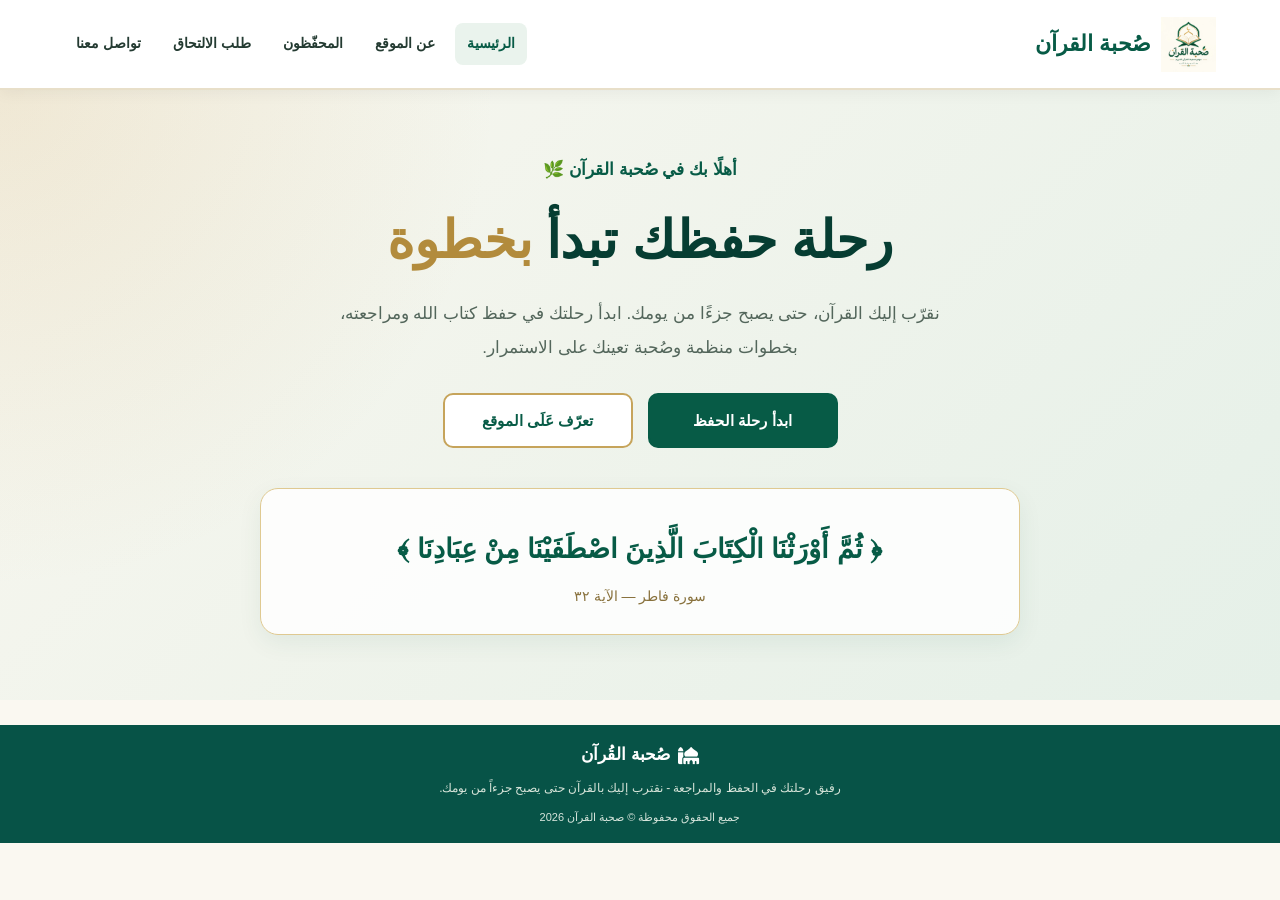
<file: index.html>
<!DOCTYPE html>
<html lang="ar" dir="rtl">

<head>
    <meta charset="UTF-8">
    <meta name="viewport" content="width=device-width, initial-scale=1.0">

    <title>صُحبة القرآن | الرئيسية</title>

    <link rel="stylesheet" href="style.css">
     <!-- مكتبة الأيقونات FontAwesome -->
    <link rel="stylesheet" href="https://cdnjs.cloudflare.com/ajax/libs/font-awesome/6.4.0/css/all.min.css">
   
</head>

<body>

    <!-- رأس الموقع -->
    <header class="site-header">

        <a href="index.html" class="logo">
            <img src="imeg2.jpeg" alt="شعار صُحبة القرآن">
            <span>صُحبة القرآن</span>
        </a>

        <!-- قائمة التنقل -->
        <nav class="navbar">
            <a href="index.html" class="active">الرئيسية</a>
            <a href="about.html">عن الموقع</a>
            <a href="teachers.html">المحفّظون</a>
            <a href="request.html">طلب الالتحاق</a>
            <a href="contact.html">تواصل معنا</a>
        </nav>

    </header>

    <!-- المحتوى الرئيسي -->
    <main>

        <section class="hero">

            <div class="hero-content">

                <p class="welcome">
                    أهلًا بك في صُحبة القرآن 🌿
                </p>

                <h1>
                    رحلة حفظك تبدأ
                    <span>بخطوة</span>
                </h1>

                <p class="hero-description">
                    نقرّب إليك القرآن، حتى يصبح جزءًا من يومك.
                    ابدأ رحلتك في حفظ كتاب الله ومراجعته،
                    بخطوات منظمة وصُحبة تعينك على الاستمرار.
                </p>

                <div class="hero-buttons">

                    <a href="request.html" class="main-button">
                        ابدأ رحلة الحفظ
                    </a>

                    <a href="about.html" class="secondary-button">
                    تعرّف عَلَى الموقع
                    </a>

                </div>

            </div>

            <!-- آية قرآنية -->
            <div class="verse-card">

                <span class="verse-decoration"></span>

                <p class="quran-verse">
                    ﴿ ثُمَّ أَوْرَثْنَا الْكِتَابَ
                    الَّذِينَ اصْطَفَيْنَا مِنْ عِبَادِنَا ﴾
                </p>

                <p class="verse-reference">
                    سورة فاطر — الآية ٣٢
                </p>

            </div>

        </section>

    </main>
<!-- Footer -->
    <footer >
        <div class="logo-footer">
            <i class="fa-solid fa-mosque"></i>
            صُحبة القُرآن
        </div>
        <p>رفيق رحلتك في الحفظ والمراجعة - نقترب إليك بالقرآن حتى يصبح جزءاً من يومك.</p>
        <div class="copyright">جميع الحقوق محفوظة © صحبة القرآن 2026</div>
    </footer>

    <script src="script.js"></script>

</body>

</html>
</file>
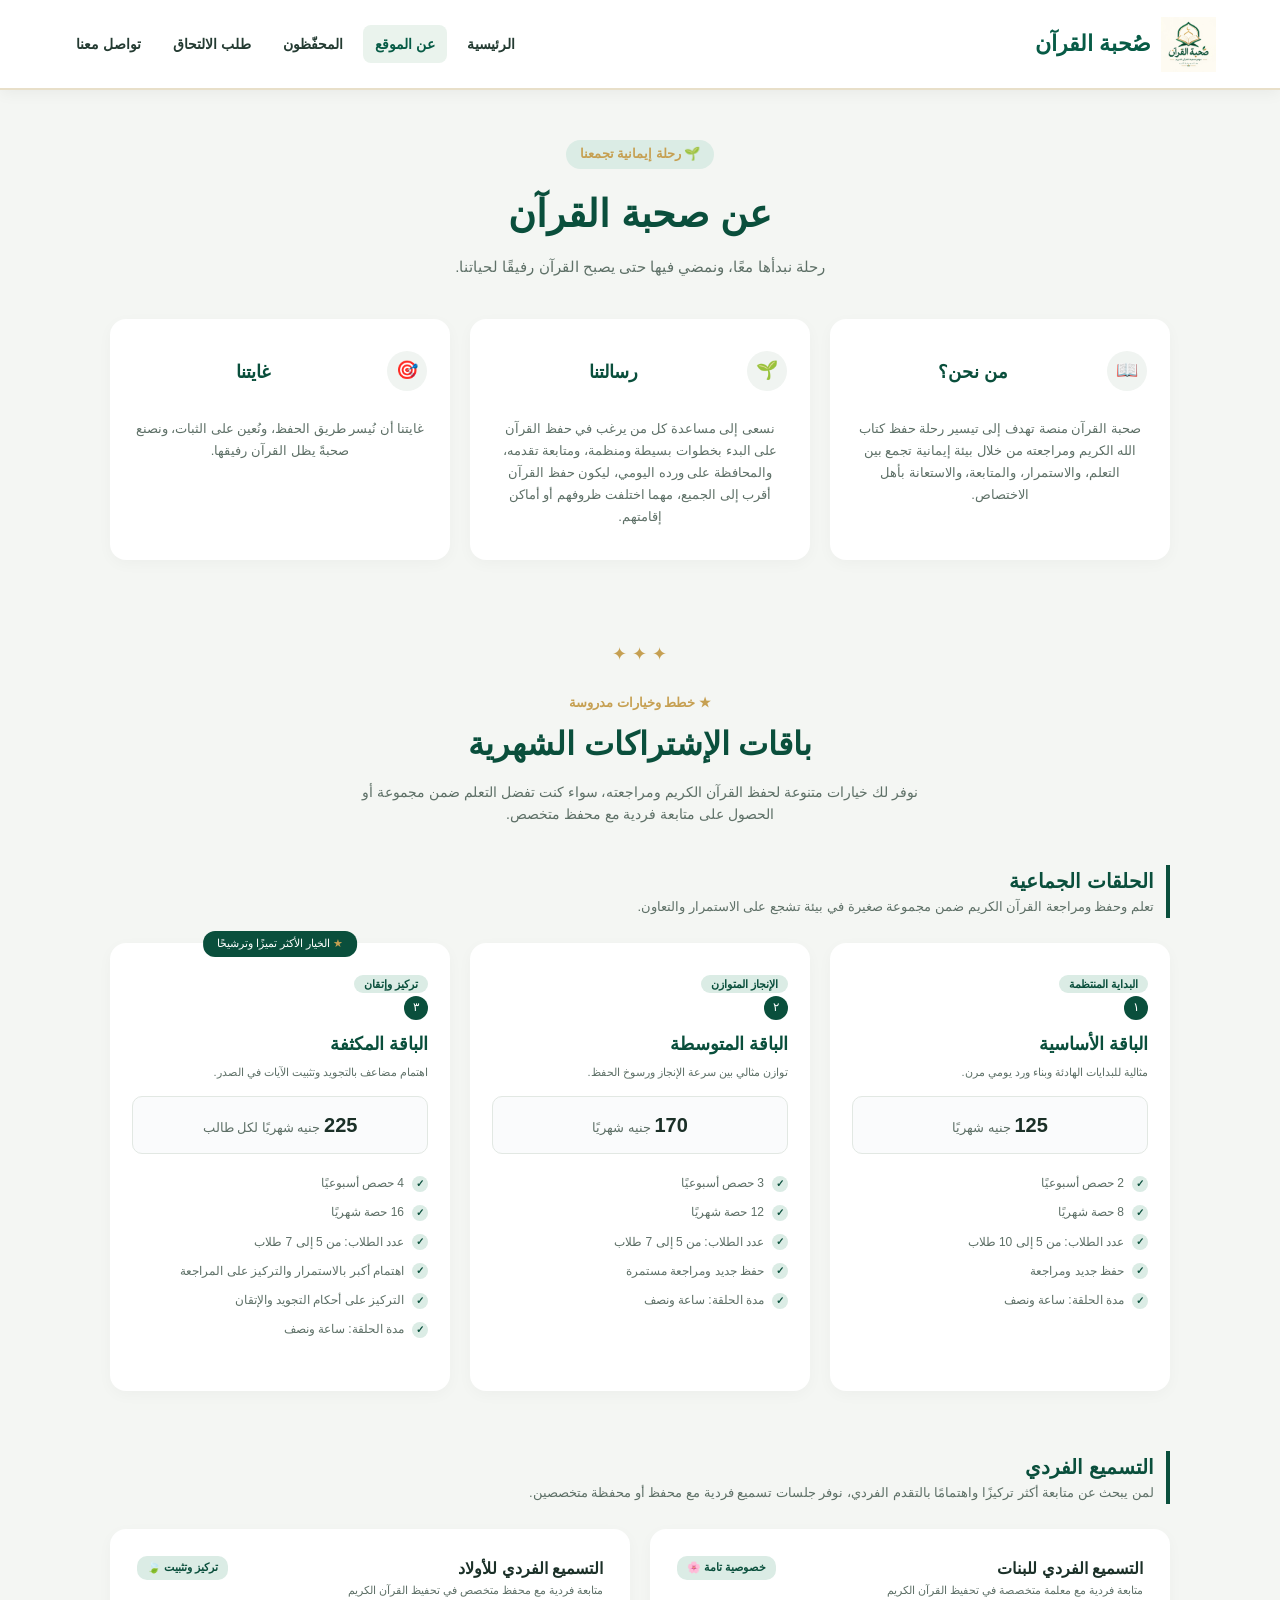
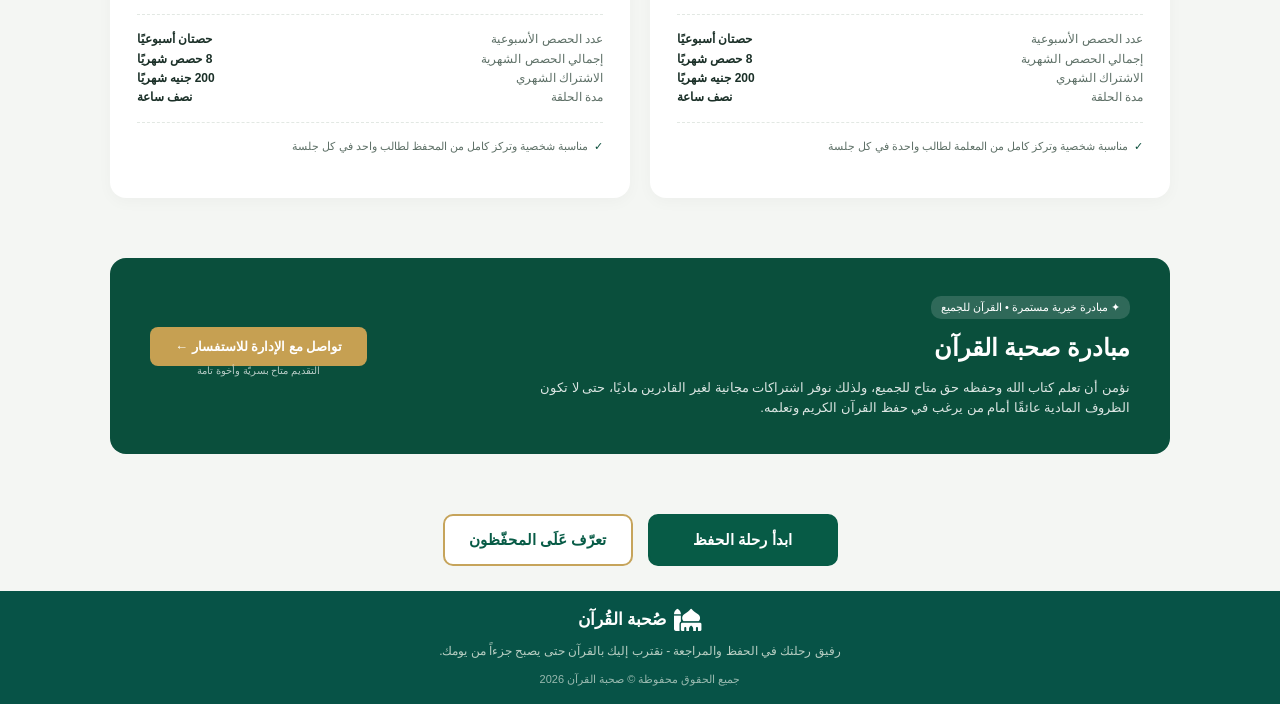
<file: about.html>
<!DOCTYPE html>
<html lang="ar" dir="rtl">
<head>
    <meta charset="UTF-8">
    <meta name="viewport" content="width=device-width, initial-scale=1.0">
    <title>عن الموقع | صُحبة القرآن</title>

    <!-- Font Awesome -->
    <link rel="stylesheet" href="https://cdnjs.cloudflare.com/ajax/libs/font-awesome/6.5.2/css/all.min.css">
    
    <!-- ربط ملف التنسيق -->
    <link rel="stylesheet" href="style.css">
    <link rel="stylesheet" href="about.css">
</head>
<body>

     <!-- رأس الموقع -->
    <header class="site-header">
        <a href="index.html" class="logo">
            <img src="imeg2.jpeg" alt="شعار صُحبة القرآن">
            <span>صُحبة القرآن</span>
        </a>

        <!-- قائمة التنقل -->
        <nav class="navbar">
            <a href="index.html">الرئيسية</a>
            <a href="about.html" class="active">عن الموقع</a>
            <a href="teachers.html">المحفّظون</a>
            <a href="request.html">طلب الالتحاق</a>
            <a href="contact.html">تواصل معنا</a>
        </nav>
    </header>

    <div class="container">

        <!-- قسم عن الموقع -->
        <section class="about-section">
            <span class="pill-tag">🌱 رحلة إيمانية تجمعنا</span>
            <h2>عن صحبة القرآن</h2>
            <p>رحلة نبدأها معًا، ونمضي فيها حتى يصبح القرآن رفيقًا لحياتنا.</p>

            <div class="about-grid">
                <div class="card about-card">
                    <div class="icon-box">📖</div>
                    <h3>من نحن؟</h3>
                    <p>صحبة القرآن منصة تهدف إلى تيسير رحلة حفظ كتاب الله الكريم ومراجعته من خلال بيئة إيمانية تجمع بين التعلم، والاستمرار، والمتابعة، والاستعانة بأهل الاختصاص.</p>
                </div>
                <div class="card about-card">
                    <div class="icon-box">🌱</div>
                    <h3>رسالتنا</h3>
                    <p>نسعى إلى مساعدة كل من يرغب في حفظ القرآن على البدء بخطوات بسيطة ومنظمة، ومتابعة تقدمه، والمحافظة على ورده اليومي، ليكون حفظ القرآن أقرب إلى الجميع، مهما اختلفت ظروفهم أو أماكن إقامتهم.</p>
                </div>
                <div class="card about-card">
                    <div class="icon-box">🎯</div>
                    <h3>غايتنا</h3>
                    <p>غايتنا أن نُيسر طريق الحفظ، ونُعين على الثبات، ونصنع صحبةً يظل القرآن رفيقها.</p>
                </div>
            </div>
        </section>

        <div class="divider">✦ ✦ ✦</div>

        <!-- باقات التحفيظ -->
        <section>
            <div class="section-header">
                <span class="sub-tag">★ خطط وخيارات مدروسة</span>
                <h2>باقات الإشتراكات الشهرية</h2>
                <p>نوفر لك خيارات متنوعة لحفظ القرآن الكريم ومراجعته، سواء كنت تفضل التعلم ضمن مجموعة أو الحصول على متابعة فردية مع محفظ متخصص.</p>
            </div>

            <div class="group-header">
                <h3>الحلقات الجماعية</h3>
                <p>تعلم وحفظ ومراجعة القرآن الكريم ضمن مجموعة صغيرة في بيئة تشجع على الاستمرار والتعاون.</p>
            </div>

            <div class="pricing-grid">
                <div class="card pricing-card">
                    <div>
                        <span class="card-badge">البداية المنتظمة</span>
                        <div class="plan-num">١</div>
                        <h4>الباقة الأساسية</h4>
                        <p class="desc">مثالية للبدايات الهادئة وبناء ورد يومي مرن.</p>
                        <div class="price-box">
                            <strong>125</strong> جنيه شهريًا
                        </div>
                        <ul class="features-list">
                            <li>2 حصص أسبوعيًا</li>
                            <li>8 حصة شهريًا</li>
                            <li>عدد الطلاب: من 5 إلى 10 طلاب</li>
                            <li>حفظ جديد ومراجعة</li>
                            <li>مدة الحلقة: ساعة ونصف</li>
                        </ul>
                    </div>
                </div>

                <div class="card pricing-card">
                    <div>
                        <span class="card-badge">الإنجاز المتوازن</span>
                        <div class="plan-num">٢</div>
                        <h4>الباقة المتوسطة</h4>
                        <p class="desc">توازن مثالي بين سرعة الإنجاز ورسوخ الحفظ.</p>
                        <div class="price-box">
                            <strong>170</strong> جنيه شهريًا
                        </div>
                        <ul class="features-list">
                            <li>3 حصص أسبوعيًا</li>
                            <li>12 حصة شهريًا</li>
                            <li>عدد الطلاب: من 5 إلى 7 طلاب</li>
                            <li>حفظ جديد ومراجعة مستمرة</li>
                            <li>مدة الحلقة: ساعة ونصف</li>
                        </ul>
                    </div>
                </div>

                <div class="card pricing-card highlight">
                    <div class="top-popular-badge"><span style="color: var(--gold-accent);">★</span> الخيار الأكثر تميزًا وترشيحًا</div>
                    <div>
                        <span class="card-badge" style="margin-top: 10px;">تركيز وإتقان</span>
                        <div class="plan-num">٣</div>
                        <h4>الباقة المكثفة</h4>
                        <p class="desc">اهتمام مضاعف بالتجويد وتثبيت الآيات في الصدر.</p>
                        <div class="price-box">
                            <strong>225</strong> جنيه شهريًا لكل طالب
                        </div>
                        <ul class="features-list">
                            <li>4 حصص أسبوعيًا</li>
                            <li>16 حصة شهريًا</li>
                            <li>عدد الطلاب: من 5 إلى 7 طلاب</li>
                            <li>اهتمام أكبر بالاستمرار والتركيز على المراجعة</li>
                            <li>التركيز على أحكام التجويد والإتقان</li>
                            <li>مدة الحلقة: ساعة ونصف</li>
                        </ul>
                    </div>
                </div>
            </div>
        </section>

        <!-- التسميع الفردي والمبادرة -->
        <section>
            <div class="group-header">
                <h3>التسميع الفردي</h3>
                <p>لمن يبحث عن متابعة أكثر تركيزًا واهتمامًا بالتقدم الفردي، نوفر جلسات تسميع فردية مع محفظ أو محفظة متخصصين.</p>
            </div>

            <div class="individual-grid">
                <div class="card ind-card">
                    <div class="ind-header">
                        <div>
                            <h4>التسميع الفردي للبنات</h4>
                            <p style="font-size: 11px; color: var(--text-muted);">متابعة فردية مع معلمة متخصصة في تحفيظ القرآن الكريم</p>
                        </div>
                        <span class="card-badge">خصوصية تامة 🌸</span>
                    </div>
                    <div class="ind-info">
                        <div>
                            <p class="label">عدد الحصص الأسبوعية</p>
                            <p class="label">إجمالي الحصص الشهرية</p>
                            <p class="label">الاشتراك الشهري</p>
                            <p class="label">مدة الحلقة</p>
                        </div>
                        <div>
                            <p class="val">حصتان أسبوعيًا</p>
                            <p class="val">8 حصص شهريًا</p>
                            <p class="val">200 جنيه شهريًا</p>
                            <p class="val">نصف ساعة</p>
                        </div>
                    </div>
                    <div class="ind-footer">مناسبة شخصية وتركز كامل من المعلمة لطالب واحدة في كل جلسة</div>
                </div>

                <div class="card ind-card">
                    <div class="ind-header">
                        <div>
                            <h4>التسميع الفردي للأولاد</h4>
                            <p style="font-size: 11px; color: var(--text-muted);">متابعة فردية مع محفظ متخصص في تحفيظ القرآن الكريم</p>
                        </div>
                        <span class="card-badge">تركيز وتثبيت 🍃</span>
                    </div>
                    <div class="ind-info">
                        <div>
                            <p class="label">عدد الحصص الأسبوعية</p>
                            <p class="label">إجمالي الحصص الشهرية</p>
                            <p class="label">الاشتراك الشهري</p>
                            <p class="label">مدة الحلقة</p>
                        </div>
                        <div>
                            <p class="val">حصتان أسبوعيًا</p>
                            <p class="val">8 حصص شهريًا</p>
                            <p class="val">200 جنيه شهريًا</p>
                            <p class="val">نصف ساعة</p>
                        </div>
                    </div>
                    <div class="ind-footer">مناسبة شخصية وتركز كامل من المحفظ لطالب واحد في كل جلسة</div>
                </div>
            </div>

            <div class="banner-box">
                <div class="banner-content">
                    <span class="tag">✦ مبادرة خيرية مستمرة • القرآن للجميع</span>
                    <h3>مبادرة صحبة القرآن</h3>
                    <p>نؤمن أن تعلم كتاب الله وحفظه حق متاح للجميع، ولذلك نوفر اشتراكات مجانية لغير القادرين ماديًا، حتى لا تكون الظروف المادية عائقًا أمام من يرغب في حفظ القرآن الكريم وتعلمه.</p>
                </div>
                <div>
                    <a href="#" id="initiativeWhatsAppBtn" class="btn-banner">تواصل مع الإدارة للاستفسار ←</a>
                    <p class="banner-sub">التقديم متاح بسريّة وأخوة تامة</p>
                </div>
            </div>
        </section>

        <div class="hero-buttons">
            <a href="request.html" class="main-button">
                ابدأ رحلة الحفظ
            </a>

            <a href="teachers.html" class="secondary-button">
                تعرّف عَلَى المحفّظون
            </a>
        </div>

    </div>

    <!-- Footer -->
    <footer>
        <div class="logo-footer">
            <i class="fa-solid fa-mosque"></i>
            صُحبة القُرآن
        </div>

        <p>
            رفيق رحلتك في الحفظ والمراجعة -
            نقترب إليك بالقرآن حتى يصبح جزءاً من يومك.
        </p>

        <div class="copyright">
            جميع الحقوق محفوظة © صحبة القرآن 2026
        </div>
    </footer>

    <!-- ربط ملف JavaScript -->
    <script src="appConstants.js"></script>
    <script src="about.js"></script>

</body>
</html>
</file>
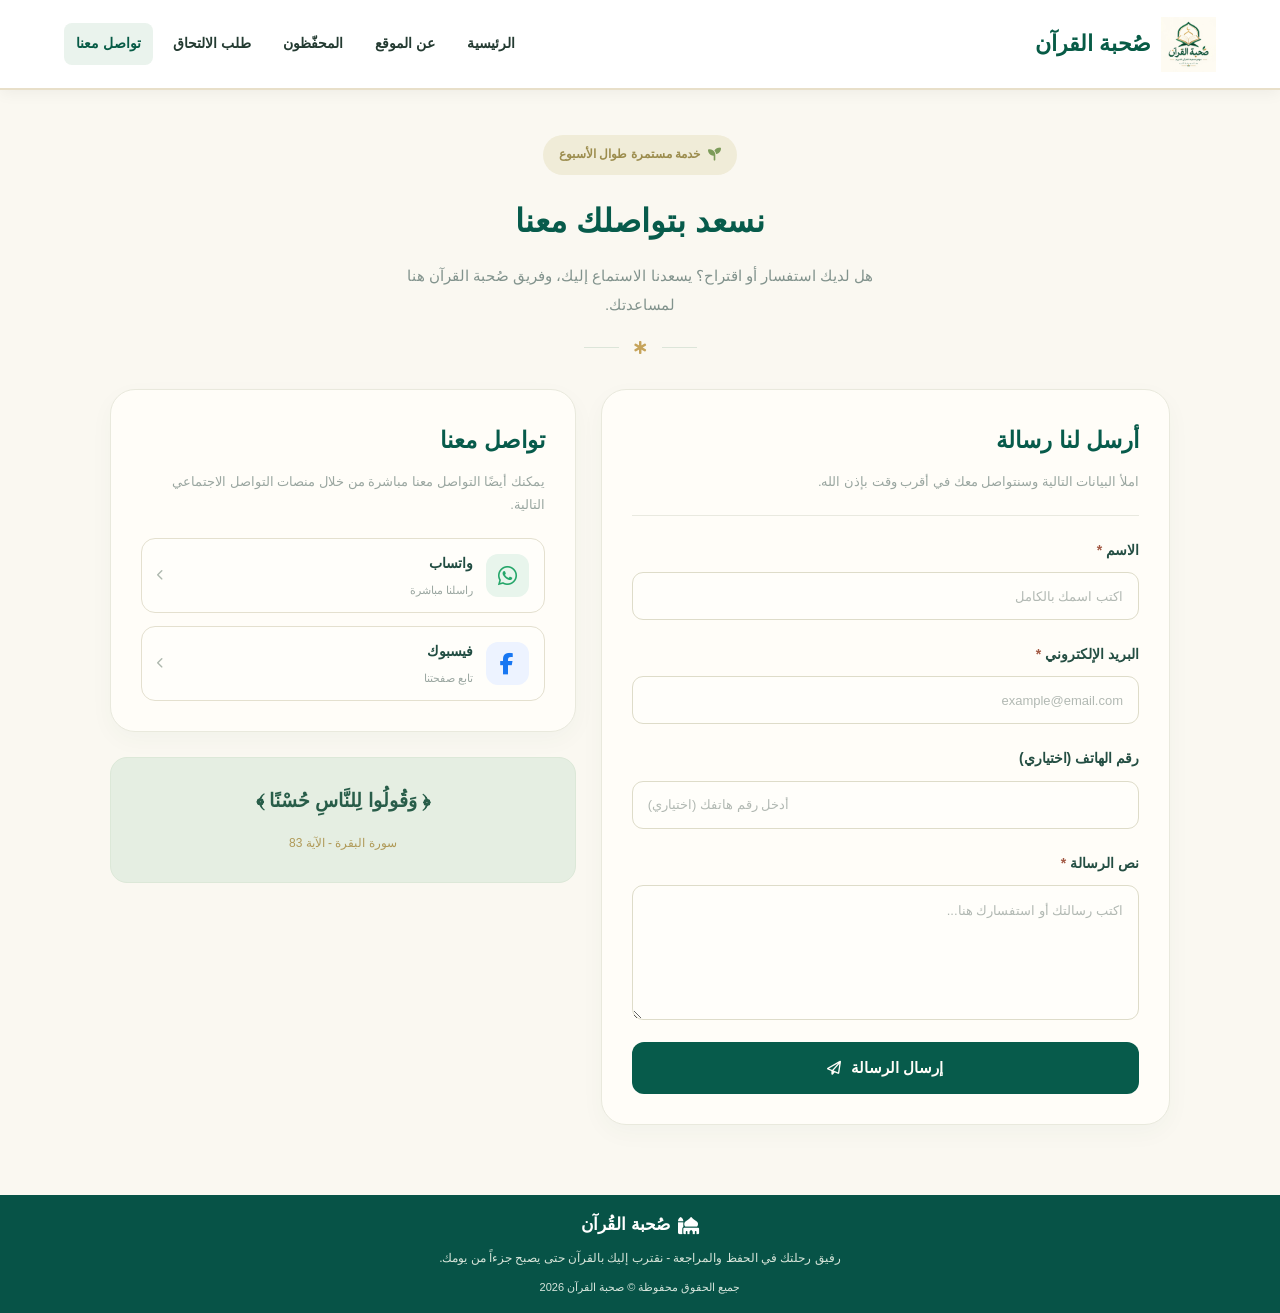
<file: contact.html>
<!DOCTYPE html>
<html lang="ar" dir="rtl">

<head>
    <meta charset="UTF-8">
    <meta name="viewport" content="width=device-width, initial-scale=1.0">

    <title>تواصل معنا | صُحبة القرآن</title>

    <!-- ملف التنسيق الأساسي -->
    <link rel="stylesheet" href="style.css">

    <!-- تنسيق صفحة التواصل -->
    <link rel="stylesheet" href="contact.css">

    <!-- Font Awesome -->
    <link rel="stylesheet"
        href="https://cdnjs.cloudflare.com/ajax/libs/font-awesome/6.5.2/css/all.min.css">
</head>

<body>

    <!-- رأس الموقع -->
    <header class="site-header">

        <a href="index.html" class="logo">
            <img src="imeg2.jpeg" alt="شعار صُحبة القرآن">
            <span>صُحبة القرآن</span>
        </a>

        <nav class="navbar">
            <a href="index.html">الرئيسية</a>
            <a href="about.html">عن الموقع</a>
            <a href="teachers.html">المحفّظون</a>
            <a href="request.html">طلب الالتحاق</a>
            <a href="contact.html" class="active">تواصل معنا</a>
        </nav>

    </header>


    <main class="contact-page">

        <!-- مقدمة الصفحة -->
        <section class="contact-hero">

            <div class="contact-badge">
                <i class="fa-solid fa-seedling"></i>
                <span>خدمة مستمرة طوال الأسبوع</span>
            </div>

            <h1>نسعد بتواصلك معنا</h1>

            <p>
                هل لديك استفسار أو اقتراح؟ يسعدنا الاستماع إليك،
                وفريق صُحبة القرآن هنا لمساعدتك.
            </p>

            <div class="hero-decoration">
                <span></span>
                <i class="fa-solid fa-star-of-life"></i>
                <span></span>
            </div>

        </section>


        <!-- حاوية الكارتين -->
        <div class="contact-cards-layout">


            <!-- كارت إرسال الرسالة -->
            <section class="contact-form-card">

                <div class="card-heading">

                    <h2>أرسل لنا رسالة</h2>

                    <p>
                        املأ البيانات التالية وسنتواصل معك
                        في أقرب وقت بإذن الله.
                    </p>

                </div>

                <div class="form-divider"></div>


                <form id="contactForm" novalidate>

                    <!-- الاسم -->
                    <div class="contact-field">

                        <label for="contactName">
                            الاسم <span>*</span>
                        </label>

                        <input
                            type="text"
                            id="contactName"
                            name="name"
                            placeholder="اكتب اسمك بالكامل"
                            required
                        >

                    </div>


                    <!-- البريد الإلكتروني -->
                    <div class="contact-field">

                        <label for="contactEmail">
                            البريد الإلكتروني <span>*</span>
                        </label>

                        <input
                            type="email"
                            id="contactEmail"
                            name="email"
                            placeholder="example@email.com"
                            required
                        >

                    </div>


                    <!-- رقم الهاتف -->
                    <div class="contact-field">

                        <label for="contactPhone">
                            رقم الهاتف (اختياري)
                        </label>

                        <input
                            type="tel"
                            id="contactPhone"
                            name="phone"
                            placeholder="أدخل رقم هاتفك (اختياري)"
                        >

                    </div>


                    <!-- نص الرسالة -->
                    <div class="contact-field">

                        <label for="contactMessage">
                            نص الرسالة <span>*</span>
                        </label>

                        <textarea
                            id="contactMessage"
                            name="message"
                            placeholder="اكتب رسالتك أو استفسارك هنا..."
                            required
                        ></textarea>

                    </div>


                    <!-- زر الإرسال -->
                    <button type="submit" class="contact-submit-btn">

                        <span>إرسال الرسالة</span>

                        <i class="fa-regular fa-paper-plane"></i>

                    </button>

                </form>

            </section>



            <!-- حاوية كارت التواصل والآية -->
            <div class="contact-social-column">


                <!-- كارت التواصل الاجتماعي -->
                <section class="contact-social-card">

                    <div class="card-heading">

                        <h2>تواصل معنا</h2>

                        <p>
                            يمكنك أيضًا التواصل معنا مباشرة من خلال
                            منصات التواصل الاجتماعي التالية.
                        </p>

                    </div>


                    <div class="social-links">


                        <!-- WhatsApp -->
                        <a
                            href="https://wa.me/201115328404"
                            target="_blank"
                            rel="noopener noreferrer"
                            class="social-item whatsapp"
                        >

                            <div class="social-icon">
                                <i class="fa-brands fa-whatsapp"></i>
                            </div>

                            <div class="social-info">
                                <h3>واتساب</h3>
                                <p>راسلنا مباشرة</p>
                            </div>

                            <i class="fa-solid fa-chevron-left social-arrow"></i>

                        </a>



                        <!-- Facebook -->
                        <a
                            href="https://www.facebook.com/share/19tk5RixC7/"
                            target="_blank"
                            rel="noopener noreferrer"
                            class="social-item facebook"
                        >

                            <div class="social-icon">
                                <i class="fa-brands fa-facebook-f"></i>
                            </div>

                            <div class="social-info">
                                <h3>فيسبوك</h3>
                                <p>تابع صفحتنا</p>
                            </div>

                            <i class="fa-solid fa-chevron-left social-arrow"></i>

                        </a>

                </section>



                <!-- الآية القرآنية أسفل كارت التواصل -->
                <section class="contact-verse">

                    <p>
                        ﴿ وَقُولُوا لِلنَّاسِ حُسْنًا ﴾
                    </p>

                    <span>سورة البقرة - الآية 83</span>

                </section>


            </div>

        </div>

    </main>



    <!-- Footer -->
    <footer>

        <div class="logo-footer">
            <i class="fa-solid fa-mosque"></i>
            صُحبة القُرآن
        </div>

        <p>
            رفيق رحلتك في الحفظ والمراجعة -
            نقترب إليك بالقرآن حتى يصبح جزءاً من يومك.
        </p>

        <div class="copyright">
            جميع الحقوق محفوظة © صحبة القرآن 2026
        </div>

    </footer>


    <!-- JavaScript -->
    <script src="contact.js"></script>

</body>
</html>
</file>
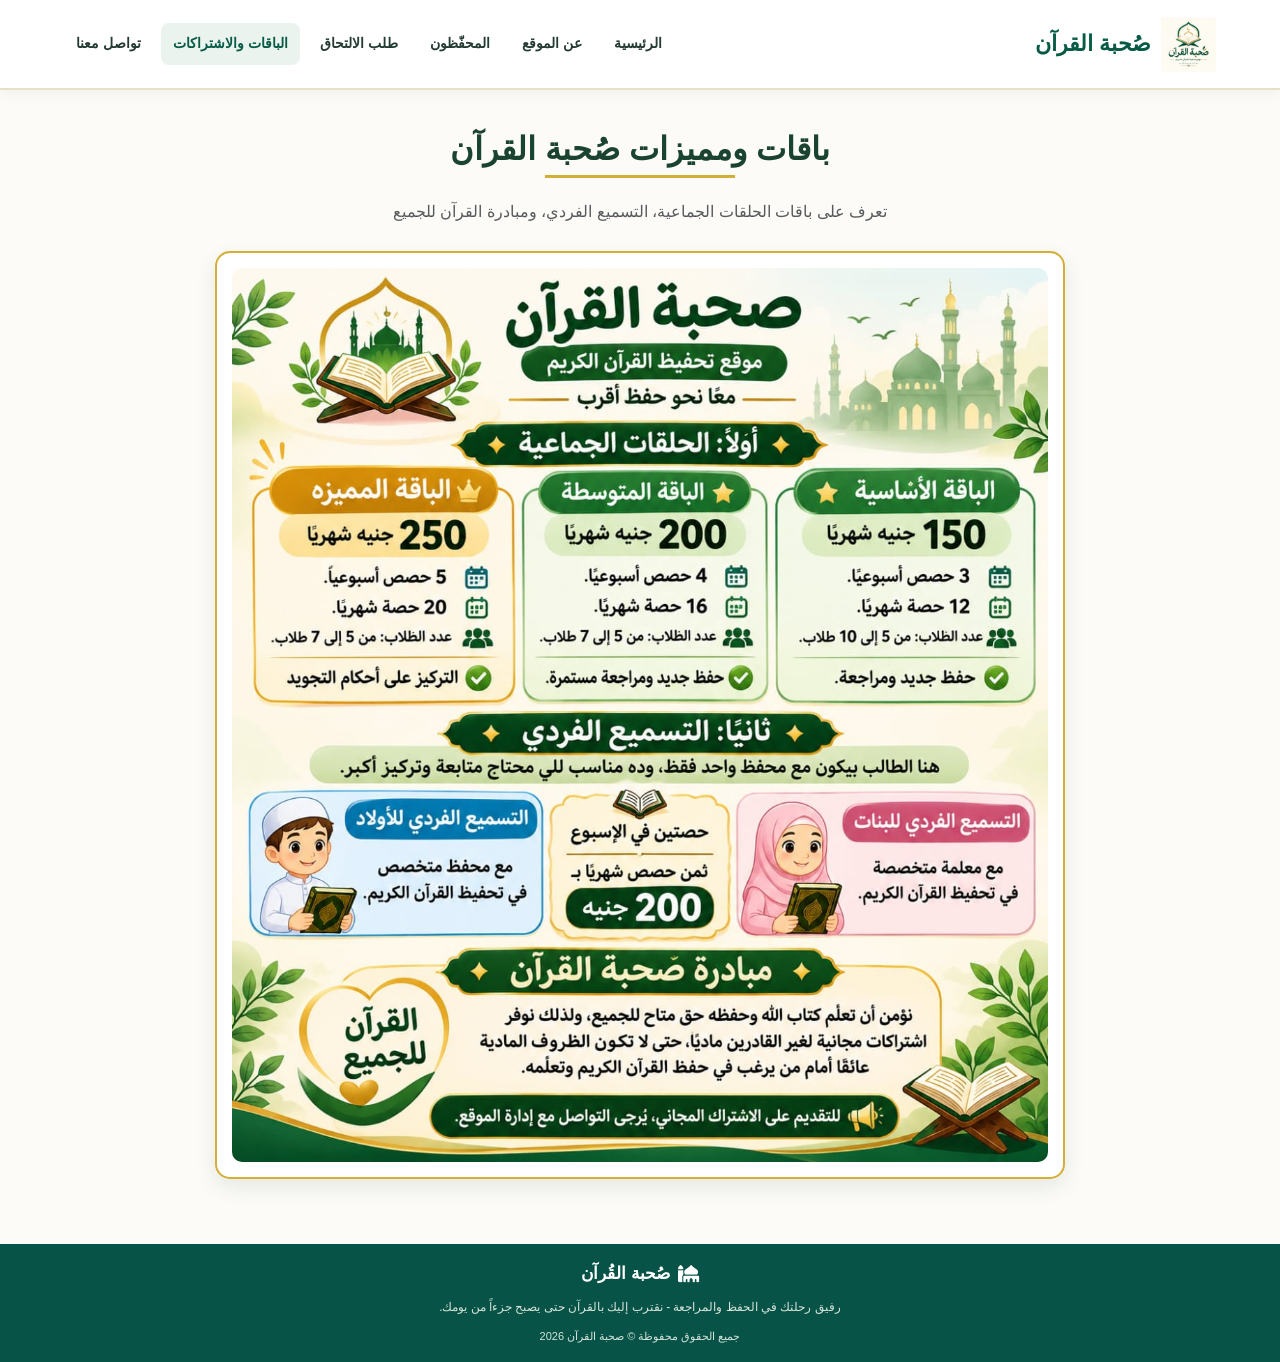
<file: packages.html>
<!DOCTYPE html>
<html lang="ar" dir="rtl">
<head>
    <meta charset="UTF-8">
    <meta name="viewport" content="width=device-width, initial-scale=1.0">
    <title>صُحبة القرآن - الباقات والاشتراكات</title>
    
    <!-- استدعاء خطوط وتصميم الموقع (Bootstrap وتصميمات الموقع) -->
    <link href="https://cdn.jsdelivr.net/npm/bootstrap@5.3.0/dist/css/bootstrap.min.css" rel="stylesheet">
    <link rel="stylesheet" href="https://cdnjs.cloudflare.com/ajax/libs/font-awesome/6.4.0/css/all.min.css">
    
    <!-- ملفات الـ CSS الخاصة بالموقع -->
    <link rel="stylesheet" href="style.css">
    <link rel="stylesheet" href="packages.css">
</head>
<body>

    <!-- شريط التنقل -->
    <header class="site-header">
        <a href="index.html" class="logo">
            <img src="imeg2.jpeg" alt="شعار صُحبة القرآن">
            <span>صُحبة القرآن</span>
        </a>

        <nav class="navbar">
            <a href="index.html">الرئيسية</a>
            <a href="about.html">عن الموقع</a>
            <a href="teachers.html">المحفّظون</a>
            <a href="request.html">طلب الالتحاق</a>
            <a href="packages.html" class="active">الباقات والاشتراكات</a>
            <a href="contact.html">تواصل معنا</a>
        </nav>
    </header>

    <!-- المحتوى الرئيسي: عرض الصورة -->
    <main class="container packages-section">
        <h2 class="packages-title">باقات ومميزات صُحبة القرآن</h2>
        <p class="text-muted mb-4">تعرف على باقات الحلقات الجماعية، التسميع الفردي، ومبادرة القرآن للجميع</p>
        
        <div class="image-container">
            <!-- مسار الصورة داخل مجلد images -->
            <img src="packages.jpeg" alt="باقات والاشتراكات - صُحبة القرآن" class="img-fluid">
        </div>
    </main>
    
    <!-- Footer -->
    <footer>
        <div class="logo-footer">
            <i class="fa-solid fa-mosque"></i>
            صُحبة القُرآن
        </div>
        <p>رفيق رحلتك في الحفظ والمراجعة - نقترب إليك بالقرآن حتى يصبح جزءاً من يومك.</p>
        <div class="copyright">جميع الحقوق محفوظة © صحبة القرآن 2026</div>
    </footer>

    <!-- جافاسكريبت Bootstrap -->
    <script src="https://cdn.jsdelivr.net/npm/bootstrap@5.3.0/dist/js/bootstrap.bundle.min.js"></script>
</body>
</html>
</file>
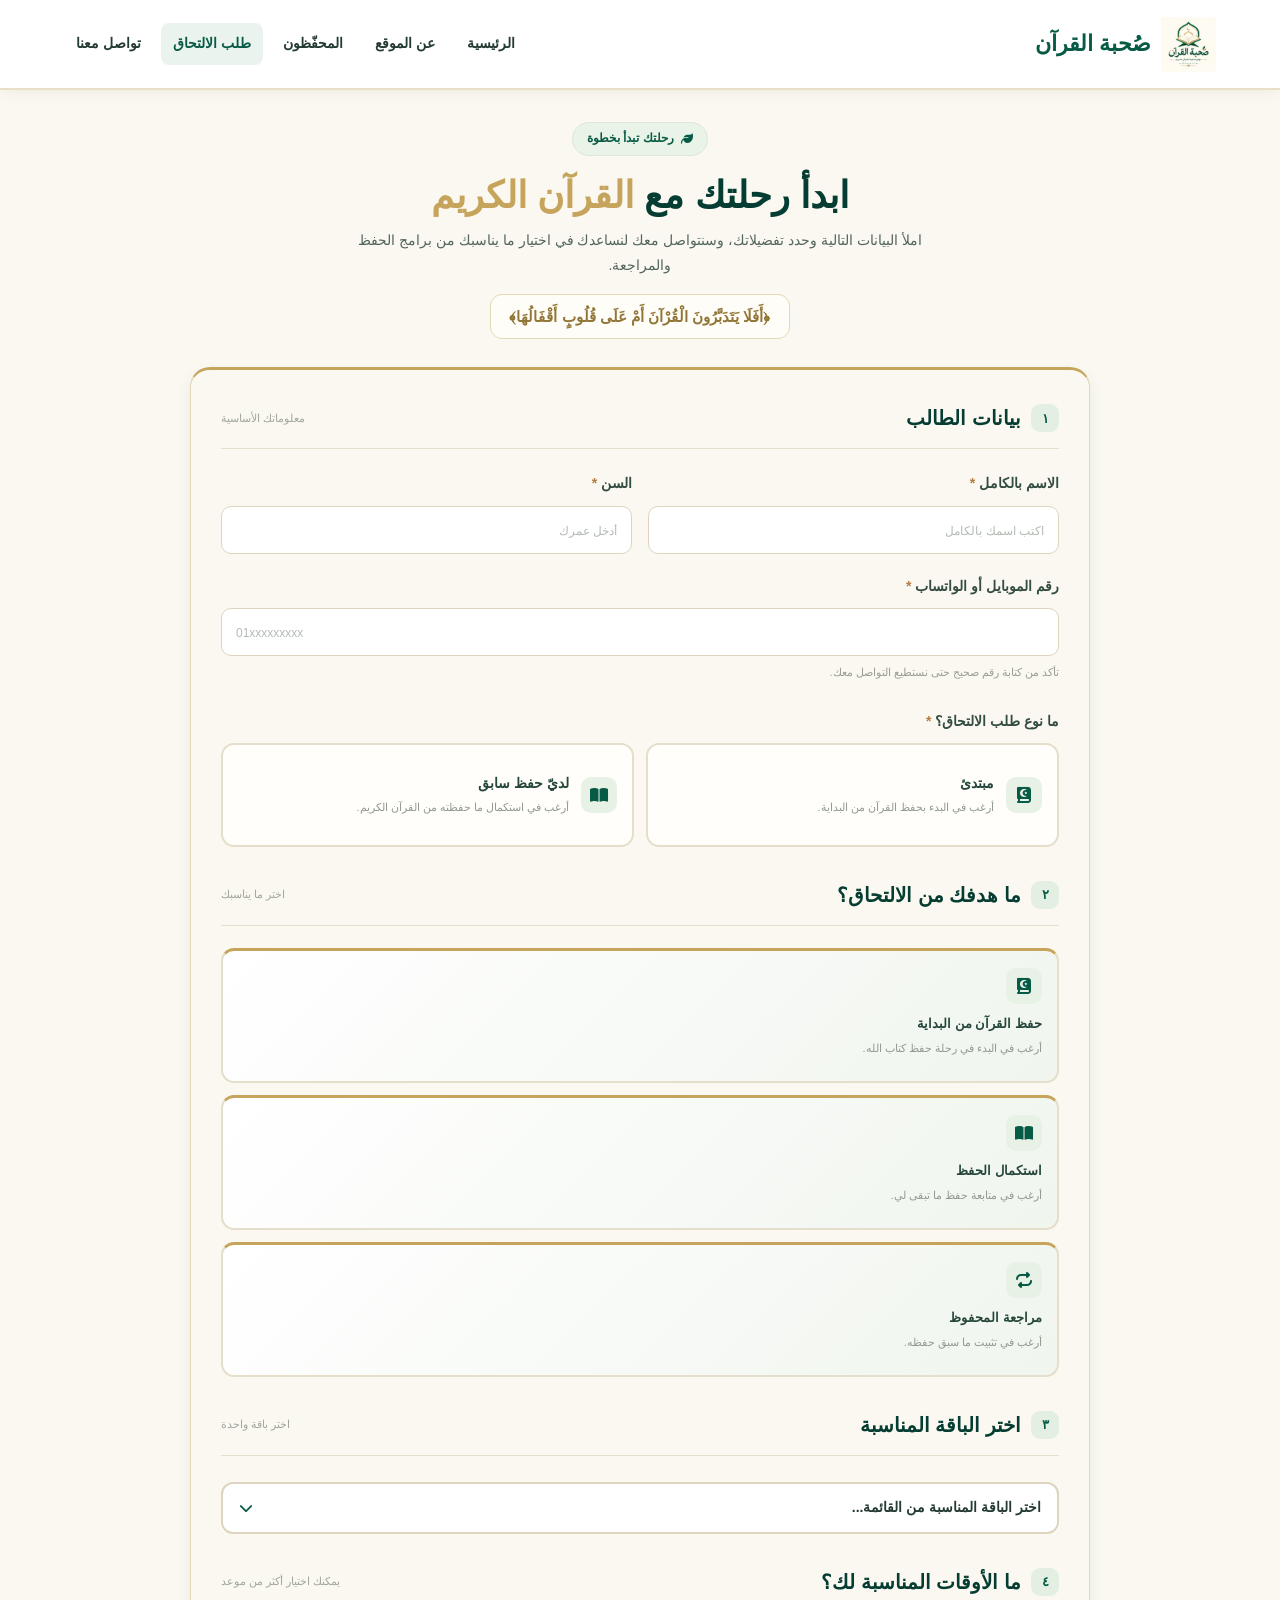
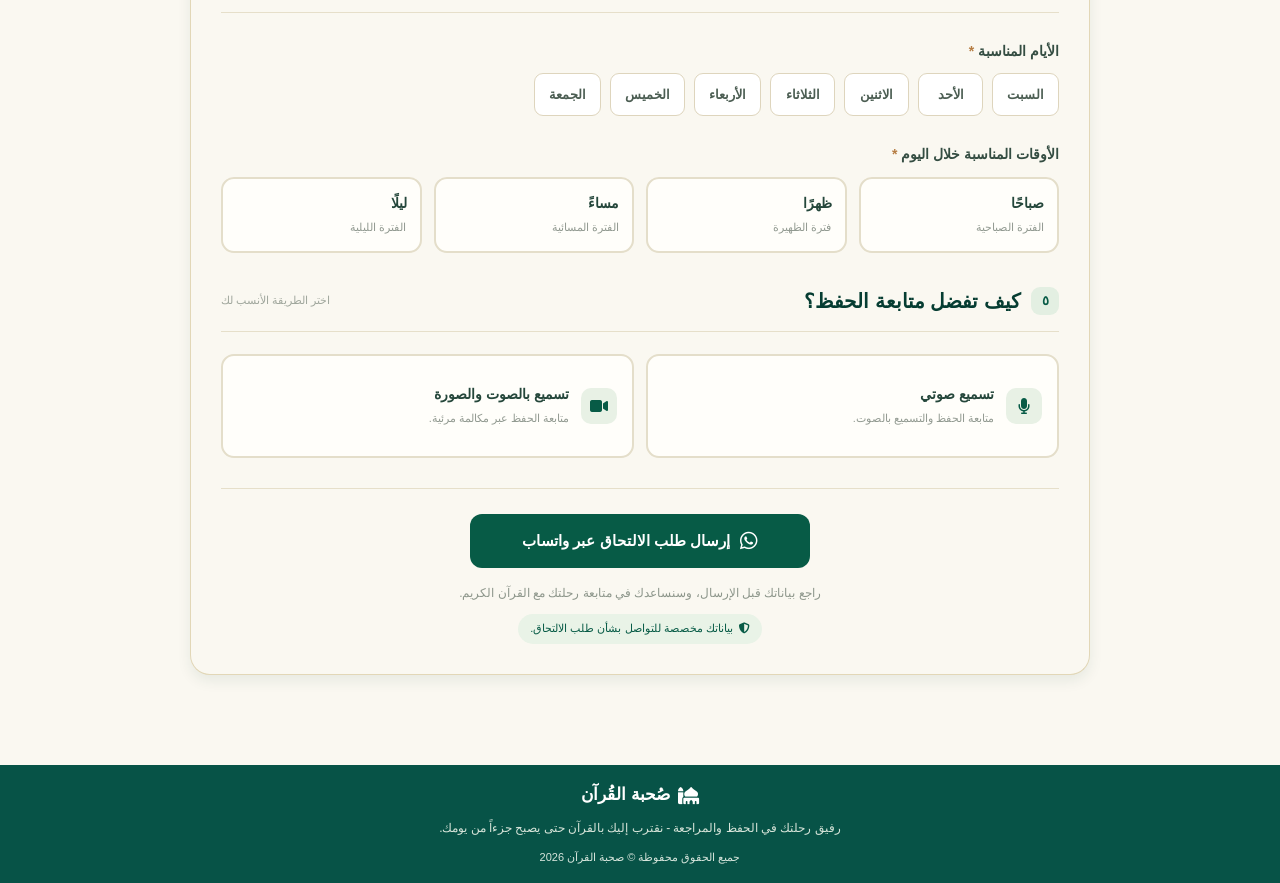
<file: request.html>
<!DOCTYPE html>
<html lang="ar" dir="rtl">
<head>
  <meta charset="UTF-8">
  <meta name="viewport" content="width=device-width, initial-scale=1.0">
  <title>طلب الالتحاق | صُحبة القرآن</title>
  <link rel="stylesheet" href="request.css">
  <link rel="stylesheet" href="style.css">

  <link href="https://fonts.googleapis.com/css2?family=Tajawal:wght@400;500;600;700;800&display=swap" rel="stylesheet">
  <link rel="stylesheet" href="https://cdnjs.cloudflare.com/ajax/libs/font-awesome/6.5.0/css/all.min.css">
</head>
<body>

    <!-- شريط التنقل -->
    <header class="site-header">
        <a href="index.html" class="logo">
            <img src="imeg2.jpeg" alt="شعار صُحبة القرآن">
            <span>صُحبة القرآن</span>
        </a>

        <nav class="navbar">
            <a href="index.html">الرئيسية</a>
            <a href="about.html">عن الموقع</a>
            <a href="teachers.html">المحفّظون</a>
            <a href="request.html" class="active">طلب الالتحاق</a>
            <a href="contact.html">تواصل معنا</a>
        </nav>
    </header>
  
  <main class="page-container">

    <section class="intro">
      <span class="intro-badge">
        <i class="fa-solid fa-leaf"></i>
        رحلتك تبدأ بخطوة
      </span>

      <h1>ابدأ رحلتك مع <span>القرآن الكريم</span></h1>

      <p>
        املأ البيانات التالية وحدد تفضيلاتك، وسنتواصل معك
        لنساعدك في اختيار ما يناسبك من برامج الحفظ والمراجعة.
      </p>

      <div class="verse">
        ﴿أَفَلَا يَتَدَبَّرُونَ الْقُرْآنَ أَمْ عَلَى قُلُوبٍ أَقْفَالُهَا﴾
     </div>
    </section>

    <form id="requestForm" novalidate>

      <!-- بيانات الطالب -->
      <section class="form-card">
        <div class="section-heading">
          <div>
            <span class="section-number">١</span>
            <h2>بيانات الطالب</h2>
          </div>
          <span class="heading-note">معلوماتك الأساسية</span>
        </div>

        <div class="fields-grid">
          <div class="field">
            <label for="studentName">الاسم بالكامل <span>*</span></label>
            <input id="studentName" name="studentName" type="text"
              placeholder="اكتب اسمك بالكامل" required>
          </div>

          <div class="field">
            <label for="studentAge">السن <span>*</span></label>
            <input id="studentAge" name="studentAge" type="number"
              min="4" max="100" placeholder="أدخل عمرك" required>
          </div>

          <div class="field full-width">
            <label for="studentPhone">رقم الموبايل أو الواتساب <span>*</span></label>
            <input id="studentPhone" name="studentPhone" type="tel"
              placeholder="01xxxxxxxxx" required>
            <small>تأكد من كتابة رقم صحيح حتى نستطيع التواصل معك.</small>
          </div>
        </div>

        <div class="question-block">
          <label class="question-label">ما نوع طلب الالتحاق؟ <span>*</span></label>

          <div class="choice-grid two-columns">
            <label class="choice-card">
              <input type="radio" name="requestType"
                value="حفظ القرآن من البداية" required>
              <span class="choice-icon"><i class="fa-solid fa-book-quran"></i></span>
              <span class="choice-content">
                <strong>مبتدئ</strong>
                <small>أرغب في البدء بحفظ القرآن من البداية.</small>
              </span>
              <i class="fa-solid fa-circle-check selected-icon"></i>
            </label>

            <label class="choice-card">
              <input type="radio" name="requestType"
                value="استكمال حفظ القرآن">
              <span class="choice-icon"><i class="fa-solid fa-book-open"></i></span>
              <span class="choice-content">
                <strong>لديّ حفظ سابق</strong>
                <small>أرغب في استكمال ما حفظته من القرآن الكريم.</small>
              </span>
              <i class="fa-solid fa-circle-check selected-icon"></i>
            </label>
          </div>
        </div>
      </section>

      <!-- أهداف الالتحاق -->
      <section class="form-card">
        <div class="section-heading">
          <div>
            <span class="section-number">٢</span>
            <h2>ما هدفك من الالتحاق؟</h2>
          </div>
          <span class="heading-note">اختر ما يناسبك</span>
        </div>

        <div class="choice-grid three-columns">
          <label class="choice-card goal-card">
            <input type="checkbox" name="goals" value="حفظ القرآن من البداية">
            <span class="choice-icon"><i class="fa-solid fa-book-quran"></i></span>
            <span class="choice-content">
              <strong>حفظ القرآن من البداية</strong>
              <small>أرغب في البدء في رحلة حفظ كتاب الله.</small>
            </span>
            <i class="fa-solid fa-circle-check selected-icon"></i>
          </label>

          <label class="choice-card goal-card">
            <input type="checkbox" name="goals" value="استكمال الحفظ">
            <span class="choice-icon"><i class="fa-solid fa-book-open"></i></span>
            <span class="choice-content">
              <strong>استكمال الحفظ</strong>
              <small>أرغب في متابعة حفظ ما تبقى لي.</small>
            </span>
            <i class="fa-solid fa-circle-check selected-icon"></i>
          </label>

          <label class="choice-card goal-card">
            <input type="checkbox" name="goals" value="مراجعة المحفوظ">
            <span class="choice-icon"><i class="fa-solid fa-repeat"></i></span>
            <span class="choice-content">
              <strong>مراجعة المحفوظ</strong>
              <small>أرغب في تثبيت ما سبق حفظه.</small>
            </span>
            <i class="fa-solid fa-circle-check selected-icon"></i>
          </label>
        </div>
      </section>

      <!-- اختيار الباقة المناسبة (قائمة منسدلة مخصصة Custom Dropdown) -->
      <section class="form-card">
        <div class="section-heading">
          <div>
            <span class="section-number">٣</span>
            <h2>اختر الباقة المناسبة</h2>
          </div>
          <span class="heading-note">اختر باقة واحدة</span>
        </div>

        <div class="question-block">
          <div class="custom-dropdown-container" id="customDropdown">
            <div class="dropdown-selected" id="dropdownSelected">
              <span id="selectedPlaceholder">اختر الباقة المناسبة من القائمة...</span>
              <i class="fa-solid fa-chevron-down dropdown-arrow"></i>
            </div>
            
            <div class="dropdown-menu" id="dropdownMenu">
              <!-- الحلقات الجماعية -->
              <div class="dropdown-category-title">الحلقات الجماعية</div>
              
              <label class="dropdown-item">
                <input type="radio" name="selectedPackage" value="الباقة الأساسية (150 جنيه/شهرياً - جماعي)" required>
                <div class="dropdown-item-content">
                  <strong>الباقة الأساسية (جماعي)</strong>
                  <small>125 جنيه شهريًا - 2 حصص أسبوعياً</small>
                </div>
              </label>

              <label class="dropdown-item">
                <input type="radio" name="selectedPackage" value="الباقة المتوسطة (200 جنيه/شهرياً - جماعي)">
                <div class="dropdown-item-content">
                  <strong>الباقة المتوسطة (جماعي)</strong>
                  <small>170 جنيه شهريًا - 3 حصص أسبوعياً</small>
                </div>
              </label>

              <label class="dropdown-item">
                <input type="radio" name="selectedPackage" value="الباقة المكثفة (250 جنيه/شهرياً - جماعي)">
                <div class="dropdown-item-content">
                  <strong>الباقة المكثفة (جماعي)</strong>
                  <small>225 جنيه شهريًا - 4 حصص أسبوعياً</small>
                </div>
              </label>

              <!-- التسميع الفردي -->
              <div class="dropdown-category-title">التسميع الفردي</div>

              <label class="dropdown-item">
                <input type="radio" name="selectedPackage" value="التسميع الفردي للبنات (200 جنيه/شهرياً)">
                <div class="dropdown-item-content">
                  <strong>التسميع الفردي للبنات</strong>
                  <small>200 جنيه شهريًا - حصتان أسبوعياً (نصف ساعة)</small>
                </div>
              </label>

              <label class="dropdown-item">
                <input type="radio" name="selectedPackage" value="التسميع الفردي للأولاد (200 جنيه/شهرياً)">
                <div class="dropdown-item-content">
                  <strong>التسميع الفردي للأولاد</strong>
                  <small>200 جنيه شهريًا - حصتان أسبوعياً (نصف ساعة)</small>
                </div>
              </label>
            </div>
          </div>
        </div>
      </section>

      <!-- الأيام والأوقات -->
      <section class="form-card">
        <div class="section-heading">
          <div>
            <span class="section-number">٤</span>
            <h2>ما الأوقات المناسبة لك؟</h2>
          </div>
          <span class="heading-note">يمكنك اختيار أكثر من موعد</span>
        </div>

        <div class="question-block">
          <p class="question-label">الأيام المناسبة <span>*</span></p>

          <div class="days-grid">
            <label class="day-option"><input type="checkbox" name="days" value="السبت"><span>السبت</span></label>
            <label class="day-option"><input type="checkbox" name="days" value="الأحد"><span>الأحد</span></label>
            <label class="day-option"><input type="checkbox" name="days" value="الاثنين"><span>الاثنين</span></label>
            <label class="day-option"><input type="checkbox" name="days" value="الثلاثاء"><span>الثلاثاء</span></label>
            <label class="day-option"><input type="checkbox" name="days" value="الأربعاء"><span>الأربعاء</span></label>
            <label class="day-option"><input type="checkbox" name="days" value="الخميس"><span>الخميس</span></label>
            <label class="day-option"><input type="checkbox" name="days" value="الجمعة"><span>الجمعة</span></label>
          </div>
        </div>

        <div class="question-block">
          <p class="question-label">الأوقات المناسبة خلال اليوم <span>*</span></p>

          <div class="choice-grid time-grid">
            <label class="choice-card time-card">
              <input type="checkbox" name="times" value="صباحًا">
              <span class="choice-content">
                <strong>صباحًا</strong>
                <small>الفترة الصباحية</small>
              </span>
              <i class="fa-solid fa-circle-check selected-icon"></i>
            </label>

            <label class="choice-card time-card">
              <input type="checkbox" name="times" value="ظهرًا">
              <span class="choice-content">
                <strong>ظهرًا</strong>
                <small>فترة الظهيرة</small>
              </span>
              <i class="fa-solid fa-circle-check selected-icon"></i>
            </label>

            <label class="choice-card time-card">
              <input type="checkbox" name="times" value="مساءً">
              <span class="choice-content">
                <strong>مساءً</strong>
                <small>الفترة المسائية</small>
              </span>
              <i class="fa-solid fa-circle-check selected-icon"></i>
            </label>

            <label class="choice-card time-card">
              <input type="checkbox" name="times" value="ليلًا">
              <span class="choice-content">
                <strong>ليلًا</strong>
                <small>الفترة الليلية</small>
              </span>
              <i class="fa-solid fa-circle-check selected-icon"></i>
            </label>
          </div>
        </div>
      </section>

      <!-- طريقة المتابعة -->
      <section class="form-card">
        <div class="section-heading">
          <div>
            <span class="section-number">٥</span>
            <h2>كيف تفضل متابعة الحفظ؟</h2>
          </div>
          <span class="heading-note">اختر الطريقة الأنسب لك</span>
        </div>

        <div class="choice-grid two-columns">
          <label class="choice-card">
            <input type="radio" name="followMethod" value="تسميع صوتي" required>
            <span class="choice-icon"><i class="fa-solid fa-microphone"></i></span>
            <span class="choice-content">
              <strong>تسميع صوتي</strong>
              <small>متابعة الحفظ والتسميع بالصوت.</small>
            </span>
            <i class="fa-solid fa-circle-check selected-icon"></i>
          </label>

          <label class="choice-card">
            <input type="radio" name="followMethod" value="تسميع بالصوت والصورة">
            <span class="choice-icon"><i class="fa-solid fa-video"></i></span>
            <span class="choice-content">
              <strong>تسميع بالصوت والصورة</strong>
              <small>متابعة الحفظ عبر مكالمة مرئية.</small>
            </span>
            <i class="fa-solid fa-circle-check selected-icon"></i>
          </label>
        </div>
      </section>

      <!-- زر الإرسال -->
      <section class="submit-area">
        <button type="submit" class="submit-button">
          <i class="fa-brands fa-whatsapp"></i>
          إرسال طلب الالتحاق عبر واتساب
        </button>

        <p>راجع بياناتك قبل الإرسال، وسنساعدك في متابعة رحلتك مع القرآن الكريم.</p>

        <span class="privacy-note">
          <i class="fa-solid fa-shield-halved"></i>
          بياناتك مخصصة للتواصل بشأن طلب الالتحاق.
        </span>
      </section>

    </form>
  </main>

    <!-- Footer -->
    <footer>
        <div class="logo-footer">
            <i class="fa-solid fa-mosque"></i>
            صُحبة القُرآن
        </div>
        <p>رفيق رحلتك في الحفظ والمراجعة - نقترب إليك بالقرآن حتى يصبح جزءاً من يومك.</p>
        <div class="copyright">جميع الحقوق محفوظة © صحبة القرآن 2026</div>
    </footer>


<script src="appConstants.js"></script>
<script src="script.js"></script>
</body>
</html>
</file>
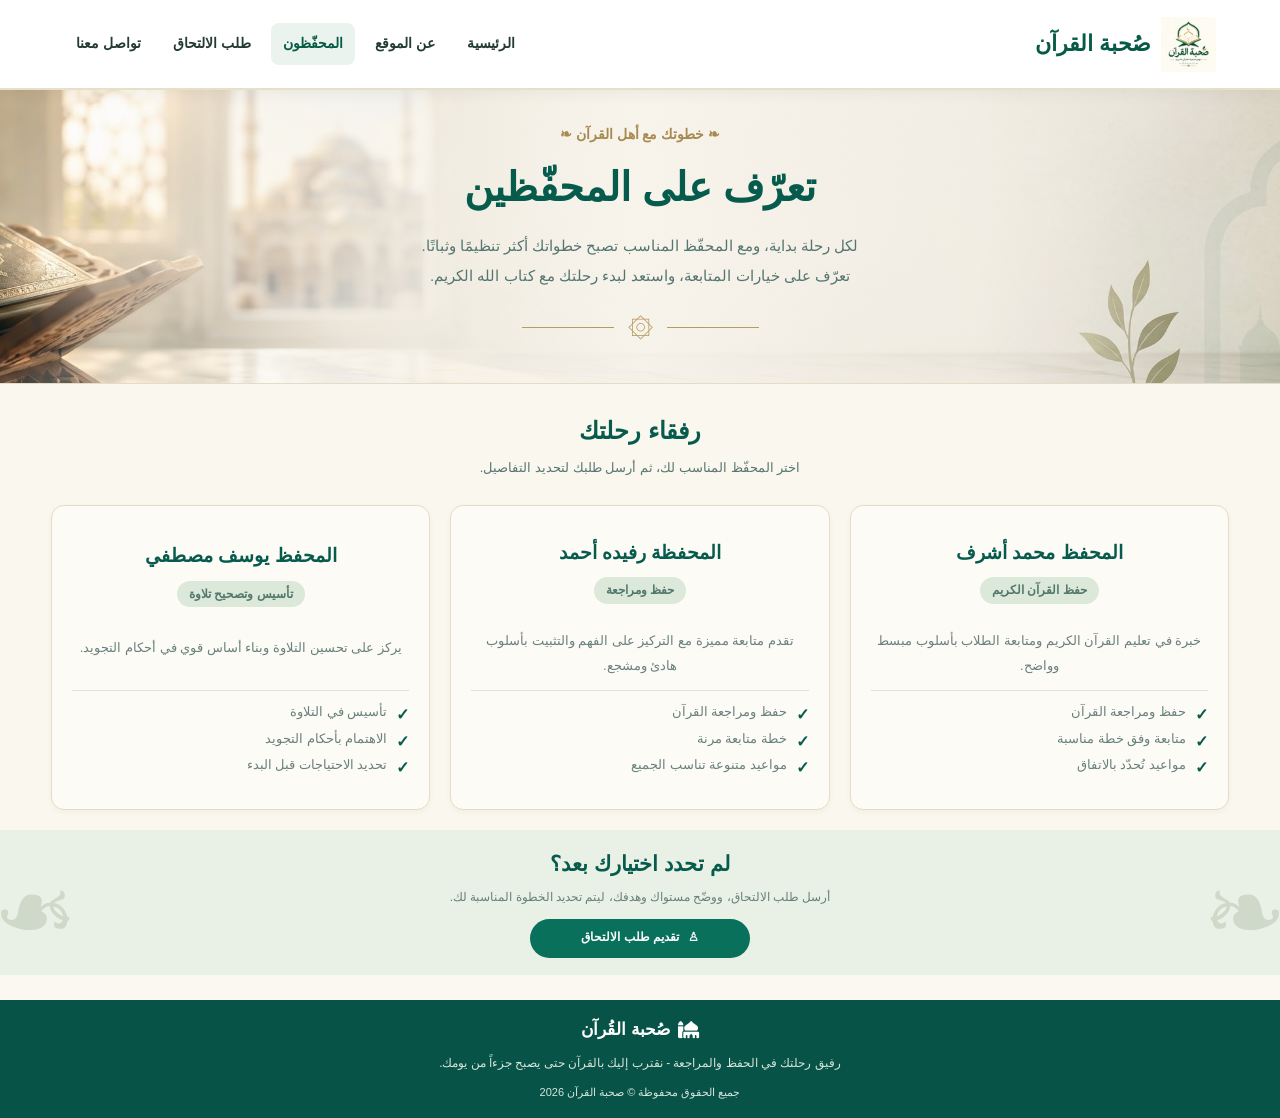
<file: teachers.html>
<!DOCTYPE html>
<html lang="ar" dir="rtl">

<head>
    <meta charset="UTF-8">
    <meta name="viewport" content="width=device-width, initial-scale=1.0">
    <title>المحفّظون | صُحبة القرآن</title>
    <link rel="stylesheet" href="style.css">
 <!-- مكتبة الأيقونات FontAwesome -->
    <link rel="stylesheet" href="https://cdnjs.cloudflare.com/ajax/libs/font-awesome/6.4.0/css/all.min.css">
   
</head>

<body>

    <!-- شريط التنقل -->
    <header class="site-header">
        <a href="index.html" class="logo">
            <img src="imeg2.jpeg" alt="شعار صُحبة القرآن">
            <span>صُحبة القرآن</span>
        </a>

        <nav class="navbar">
            <a href="index.html">الرئيسية</a>
            <a href="about.html">عن الموقع</a>
            <a href="teachers.html" class="active">المحفّظون</a>
            <a href="request.html">طلب الالتحاق</a>
            <a href="contact.html">تواصل معنا</a>
        </nav>
    </header>

    <main class="teachers-page">

        <!-- مقدمة الصفحة -->
        <section class="teachers-hero">
            <div class="teachers-hero-content">

                <p class="teachers-label">
                    ❧ خطوتك مع أهل القرآن ❧
                </p>

                <h1>تعرّف على المحفّظين</h1>

                <p>
                    لكل رحلة بداية، ومع المحفّظ المناسب تصبح خطواتك أكثر تنظيمًا وثباتًا.
                    <br>
                    تعرّف على خيارات المتابعة، واستعد لبدء رحلتك مع كتاب الله الكريم.
                </p>

                <div class="teachers-ornament">
                    <span></span>
                    <b>۞</b>
                    <span></span>
                </div>

            </div>
        </section>

        <!-- عنوان الكروت -->
        <section class="teachers-section">

            <div class="teachers-heading">
                <h2>رفقاء رحلتك</h2>
                <p>اختر المحفّظ المناسب لك، ثم أرسل طلبك لتحديد التفاصيل.</p>
            </div>

            <div class="teachers-grid">

                <!--الكارت الاول -->
                <article class="teacher-card">
                    <div class="teacher-profile">
                        <div class="teacher-info">
                            <h3>المحفظ محمد أشرف</h3>
                            <span class="teacher-tag">حفظ القرآن الكريم</span>
                        </div>
                    </div>

                    <p class="teacher-description">
                        خبرة في تعليم القرآن الكريم ومتابعة الطلاب بأسلوب مبسط وواضح.
                    </p>

                    <ul class="teacher-details">
                        <li>حفظ ومراجعة القرآن</li>
                        <li>متابعة وفق خطة مناسبة</li>
                        <li>مواعيد تُحدّد بالاتفاق</li>
                    </ul>
                </article>

                <!-- الكارت الثاني -->
                <article class="teacher-card">
                    <div class="teacher-profile">
                        <div class="teacher-info">
                            <h3>المحفظة رفيده أحمد</h3>
                            <span class="teacher-tag">حفظ ومراجعة</span>
                        </div>
                    </div>

                    <p class="teacher-description">
                        تقدم متابعة مميزة مع التركيز على الفهم والتثبيت بأسلوب هادئ ومشجع.
                    </p>

                    <ul class="teacher-details">
                        <li>حفظ ومراجعة القرآن</li>
                        <li>خطة متابعة مرنة</li>
                        <li>مواعيد متنوعة تناسب الجميع</li>
                    </ul>
                </article>

                <!-- الكارت الثالث -->
                <article class="teacher-card">
                    <div class="teacher-profile">
                        <div class="teacher-info">
                            <h3>المحفظ يوسف مصطفي</h3>
                            <span class="teacher-tag">تأسيس وتصحيح تلاوة</span>
                        </div>
                    </div>

                    <p class="teacher-description">
                        يركز على تحسين التلاوة وبناء أساس قوي في أحكام التجويد.
                    </p>

                    <ul class="teacher-details">
                        <li>تأسيس في التلاوة</li>
                        <li>الاهتمام بأحكام التجويد</li>
                        <li>تحديد الاحتياجات قبل البدء</li>
                    </ul>
                </article>

            </div>

        </section>

        <!-- الدعوة للالتحاق -->
        <section class="teachers-cta">

            <div class="cta-leaves cta-leaves-right">❧</div>
            <div class="cta-leaves cta-leaves-left">❧</div>

            <h2>لم تحدد اختيارك بعد؟</h2>

            <p>
                أرسل طلب الالتحاق، ووضّح مستواك وهدفك،
                ليتم تحديد الخطوة المناسبة لك.
            </p>

            <a href="request.html" class="enrollment-button">
                <span>♙</span>
                تقديم طلب الالتحاق
            </a>

        </section>

    </main>

    <!-- Footer -->
    <footer>
        <div class="logo-footer">
            <i class="fa-solid fa-mosque"></i>
            صُحبة القُرآن
        </div>
        <p>رفيق رحلتك في الحفظ والمراجعة - نقترب إليك بالقرآن حتى يصبح جزءاً من يومك.</p>
        <div class="copyright">جميع الحقوق محفوظة © صحبة القرآن 2026</div>
    </footer>

    <script src="script.js"></script>

</body>
</html>
</file>
<file: style.css>
/* ========================================
   صُحبة القرآن | التنسيق العام للموقع
======================================== */

:root {
    --green: #075b46;
    --dark-green: #063d32;
    --light-green: #eaf3ed;
    --gold: #c6a45b;
    --cream: #faf8f1;
    --text: #243b32;
    --muted: #53665b;
    --white: #ffffff;

    /* متغيرات صفحة الالتحاق */
    --primary-color: #0b594b;
    --primary-light: #147a67;
    --accent-gold: #c5a059;
    --bg-page: #f9f8f3;
    --bg-card: #f4f3ec;
    --text-dark: #2c3e35;
    --text-muted: #6b7c74;
    --border-color: #e2dfd5;
    --radius-lg: 16px;
    --radius-md: 10px;
    --shadow: 0 4px 15px rgba(0, 0, 0, 0.03);
}

* {
    margin: 0;
    padding: 0;
    box-sizing: border-box;
}

html {
    scroll-behavior: smooth;
}

body {
    font-family: Tahoma, Arial, sans-serif;
    direction: rtl;
    background: var(--cream);
    color: var(--text);
    line-height: 1.8;
    min-height: 100vh;
    -webkit-user-select: none;
    user-select: none;
}

a {
    -webkit-tap-highlight-color: transparent;
    text-decoration: none;
    color: inherit;
}

/* ========================================
   رأس الموقع واللوجو
======================================== */

.site-header {
    width: 100%;
    min-height: 90px;
    padding: 15px 5%;
    background: var(--white);
    display: flex;
    justify-content: space-between;
    align-items: center;
    gap: 20px;
    flex-wrap: wrap;
    box-shadow: 0 3px 15px rgba(0, 0, 0, 0.05);
    border-bottom: 2px solid #e8dfc9;
    position: relative;
    z-index: 10;
}

.logo {
    display: flex;
    align-items: center;
    gap: 10px;
    text-decoration: none;
    color: var(--green);
    font-size: 22px;
    font-weight: bold;
    flex-shrink: 0;
}

.logo img {
    width: 55px;
    height: 55px;
    object-fit: contain;
    display: block;
}

/* ========================================
   قائمة التنقل
======================================== */

.navbar {
    display: flex;
    align-items: center;
    justify-content: center;
    gap: 8px;
    flex-wrap: wrap;
}

.navbar a {
    text-decoration: none;
    color: var(--text);
    font-size: 14px;
    font-weight: bold;
    padding: 8px 12px;
    border-radius: 8px;
    white-space: nowrap;
    transition: background 0.3s ease, color 0.3s ease;
}

.navbar a:hover,
.navbar a.active {
    background: var(--light-green);
    color: var(--green);
}

/* ========================================
   الصفحة الرئيسية
======================================== */

.hero {
    min-height: 590px;
    padding: 65px 7%;
    display: flex;
    flex-direction: column;
    align-items: center;
    justify-content: center;
    gap: 40px;
    text-align: center;
    background:
        radial-gradient(
            circle at top left,
            rgba(198, 164, 91, 0.18),
            transparent 35%
        ),
        linear-gradient(135deg, #f9f7ef, #e5f0e8);
}

.hero-content {
    width: 100%;
    max-width: 800px;
}

.welcome {
    color: var(--green);
    font-size: 17px;
    font-weight: bold;
    margin-bottom: 15px;
}

.hero h1 {
    color: var(--dark-green);
    font-size: clamp(32px, 5vw, 52px);
    line-height: 1.5;
    margin-bottom: 18px;
}

.hero h1 span {
    color: #b28b3c;
}

.hero-description {
    max-width: 650px;
    margin: 0 auto 28px;
    color: var(--muted);
    font-size: 17px;
    line-height: 2;
}

/* أزرار الصفحة الرئيسية */

.hero-buttons {
    display: flex;
    justify-content: center;
    align-items: center;
    flex-wrap: wrap;
    gap: 15px;
    margin-top: 25px;
}

.main-button,
.secondary-button {
    display: inline-flex;
    justify-content: center;
    align-items: center;
    min-width: 190px;
    min-height: 50px;
    padding: 12px 24px;
    border-radius: 10px;
    text-decoration: none;
    font-size: 15px;
    font-weight: bold;
    transition: 0.3s ease;
}

.main-button {
    background: var(--green);
    color: var(--white);
    border: 2px solid var(--green);
}

.main-button:hover {
    background: var(--dark-green);
    transform: translateY(-2px);
}

.secondary-button {
    color: var(--green);
    background: var(--white);
    border: 2px solid var(--gold);
}

.secondary-button:hover {
    background: #f4eddb;
    transform: translateY(-2px);
}

/* بطاقة الآية */

.verse-card {
    width: 100%;
    max-width: 760px;
    padding: 25px 30px;
    background: rgba(255, 255, 255, 0.85);
    border: 1px solid #dfc991;
    border-radius: 18px;
    box-shadow: 0 8px 25px rgba(7, 91, 70, 0.07);
}

.verse-decoration {
    color: var(--gold);
    font-size: 28px;
}

.quran-verse {
    color: var(--green);
    font-size: clamp(19px, 3vw, 27px);
    font-weight: bold;
    line-height: 2;
    margin: 8px 0;
}

.verse-reference {
    color: #88713c;
    font-size: 14px;
}

/* ========================================
   صفحة عن صُحبة القرآن
======================================== */

.about-page {
    width: 100%;
    background: var(--cream);
    color: var(--text);
    overflow: hidden;
}

.about-hero {
    width: 100%;
    padding: 55px 24px 45px;
    text-align: center;
    background: linear-gradient(145deg, #eaf3ed, #faf8f1);
    border-bottom: 1px solid #e8dfc9;
}

.about-label {
    color: #9b7b36;
    font-size: 15px;
    font-weight: bold;
    margin-bottom: 12px;
}

.about-hero h1 {
    color: var(--green);
    font-size: clamp(30px, 4vw, 43px);
    margin-bottom: 14px;
    line-height: 1.6;
}

.about-hero h1 span {
    color: #b28b3c;
}

.about-intro {
    width: 100%;
    max-width: 680px;
    margin: 0 auto;
    color: var(--muted);
    font-size: 18px;
    line-height: 2;
}

.about-decoration {
    color: var(--gold);
    font-size: 30px;
    margin-top: 12px;
}

.about-content {
    width: calc(100% - 40px);
    max-width: 960px;
    margin: 42px auto;
    display: grid;
    grid-template-columns: repeat(2, minmax(0, 1fr));
    gap: 22px;
    align-items: stretch;
}

.about-card {
    width: 100%;
    min-width: 0;
    padding: 26px;
    background: var(--white);
    border: 1px solid #e8dfc9;
    border-radius: 16px;
    box-shadow: 0 5px 18px rgba(7, 91, 70, 0.06);
    display: grid;
    grid-template-columns: 42px minmax(0, 1fr);
    align-content: start;
    align-items: center;
    column-gap: 12px;
    row-gap: 12px;
    text-align: right;
    overflow-wrap: anywhere;
}

.about-icon {
    grid-column: 1;
    grid-row: 1;
    width: 42px;
    height: 42px;
    display: flex;
    justify-content: center;
    align-items: center;
    background: var(--light-green);
    border-radius: 12px;
    font-size: 23px;
    margin: 0;
}

.about-card h2 {
    grid-column: 2;
    grid-row: 1;
    color: var(--green);
    font-size: 21px;
    line-height: 1.6;
    margin: 0;
}

.about-card p {
    grid-column: 1 / -1;
    width: 100%;
    color: var(--muted);
    font-size: 15px;
    line-height: 2.1;
    margin: 0;
    overflow-wrap: anywhere;
}

.goal-card {
    grid-column: 1 / -1;
    background: linear-gradient(135deg, #ffffff, #f0f5ee);
    border-top: 3px solid var(--gold);
}

.goal-card p {
    font-size: 16px;
}

.about-cta {
    width: 100%;
    padding: 42px 20px 55px;
    text-align: center;
    background: #edf4ee;
}

.about-cta h2 {
    color: var(--dark-green);
    font-size: clamp(22px, 3vw, 30px);
    line-height: 1.7;
    margin-bottom: 12px;
}

.about-cta > p {
    width: 100%;
    max-width: 650px;
    margin: 0 auto 22px;
    color: var(--muted);
    line-height: 2;
}

/* ========================================
   الفوتر العام لجميع الصفحات
======================================== */

footer:not(.site-footer) {
    width: 100%;
    box-sizing: border-box;
    background: #075347;
    color: #ffffff;
    text-align: center;
    padding: 15px;
    margin-top: 25px;
    font-family: Tahoma, Arial, sans-serif;
}

footer:not(.site-footer) .logo-footer {
    display: flex;
    justify-content: center;
    align-items: center;
    gap: 8px;
    margin-bottom: 8px;
    color: #ffffff;
    font-size: 17px;
    font-weight: bold;
}

footer:not(.site-footer) p {
    margin: 0 auto 8px;
    color: #d7e4d9;
    font-size: 12px;
    line-height: 1.8;
}

footer:not(.site-footer) .copyright {
    margin-top: 5px;
    color: #d7e5dc;
    font-size: 11px;
}

.site-footer {
    width: 100%;
    min-height: 62px;
    padding: 8px 4%;
    display: grid;
    grid-template-columns: 1fr 1fr 1fr;
    align-items: center;
    gap: 8px;
    background: #075347;
    color: white;
    text-align: center;
}

.footer-side {
    font-size: 10px;
    line-height: 1.7;
    color: #d7e4d9;
}

.footer-brand {
    display: flex;
    flex-direction: column;
    align-items: center;
    line-height: 1.6;
}

.footer-brand strong {
    color: white;
    font-size: 13px;
    margin-bottom: 1px;
}

.footer-brand span {
    color: #d7e4d9;
    font-size: 10px;
    margin-top: 0;
}

.site-footer .copyright {
    margin-top: 3px;
    font-size: 10px;
    color: #d7e5dc;
}
/* ========================================
   صفحة المحفّظين
======================================== */

.teachers-page {
    --tp-green: #075b4d;
    --tp-dark: #06483d;
    --tp-cream: #faf7ef;
    --tp-gold: #b99a60;
    --tp-text: #587572;
    width: 100%;
    overflow: hidden;
    background: var(--tp-cream);
    color: var(--tp-text);
}

.teachers-hero {
    min-height: 250px;
    padding: 32px 20px;
    display: flex;
    align-items: center;
    justify-content: center;
    text-align: center;
    position: relative;
    background-color: #f3f1e5;
    background-image:
        linear-gradient(
            90deg,
            rgba(250, 247, 239, 0.05),
            rgba(250, 247, 239, 0.72) 27%,
            rgba(250, 247, 239, 0.91) 50%,
            rgba(250, 247, 239, 0.72) 76%,
            rgba(250, 247, 239, 0.05)
        ),
        url("Quran.jpeg");
    background-size: cover;
    background-position: center;
    border-bottom: 1px solid #e5dcc7;
}

.teachers-hero-content {
    width: 100%;
    max-width: 720px;
    position: relative;
    z-index: 1;
}

.teachers-label {
    color: #a88a50;
    font-weight: bold;
    font-size: 14px;
    margin-bottom: 10px;
}

.teachers-hero h1 {
    color: var(--tp-green);
    font-size: clamp(30px, 3.5vw, 40px);
    line-height: 1.5;
    margin-bottom: 14px;
}

.teachers-hero-content > p:not(.teachers-label) {
    color: #547571;
    font-size: 15px;
    line-height: 2;
}

.teachers-ornament {
    margin: 13px auto 0;
    display: flex;
    align-items: center;
    justify-content: center;
    gap: 14px;
    color: var(--tp-gold);
}

.teachers-ornament span {
    width: 92px;
    height: 1px;
    background: var(--tp-gold);
}

.teachers-ornament b {
    font-size: 26px;
    font-weight: normal;
}

.teachers-section {
    width: 92%;
    max-width: 1230px;
    margin: 25px auto 20px;
}

.teachers-heading {
    text-align: center;
    margin-bottom: 25px;
}

.teachers-heading h2 {
    color: var(--tp-green);
    font-size: 24px;
    margin-bottom: 4px;
}

.teachers-heading p {
    color: var(--tp-text);
    font-size: 13px;
}

/* جعل الكروت الثلاثة بجانب بعضها البعض */
.teachers-grid {
    display: grid;
    grid-template-columns: repeat(3, minmax(0, 1fr));
    gap: 20px;
    align-items: stretch;
}

.teacher-card {
    min-width: 0;
    min-height: 270px;
    padding: 22px 20px 16px;
    background: rgba(255, 255, 255, 0.44);
    border: 1px solid #e6dbc4;
    border-radius: 13px;
    box-shadow: 0 2px 5px rgba(90, 73, 37, 0.05);
    display: flex;
    flex-direction: column;
    transition: box-shadow 0.25s ease;
}

.teacher-card:hover {
    box-shadow: 0 6px 16px rgba(7, 91, 77, 0.09);
}

/* توسيط اسم المحفظ والوسم تماماً في المنتصف */
.teacher-profile {
    display: flex;
    flex-direction: column;
    align-items: center;
    justify-content: center;
    text-align: center;
    margin-bottom: 15px;
    padding: 10px 0;
    flex: 1;
}

.teacher-info {
    width: 100%;
    text-align: center;
    padding-top: 0;
}

.teacher-info h3 {
    color: var(--tp-green);
    font-size: clamp(17px, 1.5vw, 21px);
    line-height: 1.6;
    margin: 0 0 7px;
}

.teacher-tag {
    display: inline-block;
    background: #dce8d9;
    color: #52786c;
    padding: 3px 12px;
    border-radius: 18px;
    font-size: 12px;
    font-weight: bold;
    line-height: 1.7;
}

.teacher-description {
    color: #69817e;
    font-size: 13px;
    line-height: 1.9;
    margin: 0 0 12px;
    min-height: 42px;
    text-align: center;
}

.teacher-details {
    list-style: none;
    border-top: 1px solid #e6e1d6;
    padding: 10px 0 0;
    margin: 0 0 12px;
}

.teacher-details li {
    position: relative;
    padding-right: 22px;
    margin-bottom: 4px;
    color: #69817e;
    font-size: 12.5px;
    line-height: 1.8;
}

.teacher-details li::before {
    content: "✓";
    position: absolute;
    right: 0;
    top: 0;
    color: var(--tp-green);
    font-size: 16px;
    font-weight: bold;
}

.teachers-cta {
    min-height: 120px;
    padding: 15px 20px 17px;
    position: relative;
    overflow: hidden;
    text-align: center;
    background-color: #e9f0e6;
}

.teachers-cta h2 {
    color: var(--tp-green);
    font-size: 21px;
    margin-bottom: 3px;
}

.teachers-cta p {
    max-width: 650px;
    margin: 0 auto 10px;
    color: #66817a;
    font-size: 12px;
    line-height: 1.9;
}

.enrollment-button {
    display: inline-flex;
    justify-content: center;
    align-items: center;
    gap: 9px;
    min-width: 220px;
    min-height: 39px;
    padding: 7px 20px;
    background: #08705b;
    color: white;
    text-decoration: none;
    border-radius: 24px;
    font-size: 12px;
    font-weight: bold;
    transition: background 0.2s ease;
}

.enrollment-button:hover {
    background: var(--tp-dark);
}

.cta-leaves {
    position: absolute;
    bottom: -27px;
    color: #c0cdbb;
    font-size: 100px;
    opacity: 0.65;
    pointer-events: none;
}

.cta-leaves-right {
    right: -7px;
}

.cta-leaves-left {
    left: -7px;
    transform: scaleX(-1);
}

/* التجاوب للشاشات المتوسطة والصغيرة */
@media (max-width: 992px) {
    .teachers-grid {
        grid-template-columns: repeat(2, minmax(0, 1fr));
    }
}

@media (max-width: 650px) {
    .teachers-grid {
        grid-template-columns: minmax(0, 1fr);
        gap: 13px;
    }
    .teacher-card {
        min-height: 240px;
        padding: 18px;
    }
}
</file>
<file: about.css>
/* ========================================
   صُحبة القرآن | التنسيق العام للموقع
======================================== */

:root {
    --bg-color: #f4f6f3;
    --primary-green: #0a4f3c;
    --card-bg: #ffffff;
    --text-dark: #1b3028;
    --text-muted: #5e7067;
    --border-color: #e2e8e3;
    --gold-accent: #c6a052;
    --badge-bg: #dbece5;
    --footer-bg: #075b4b;
}

* {
    box-sizing: border-box;
    margin: 0;
    padding: 0;
    font-family: Tahoma, Arial, sans-serif;
}

body {
    background-color: var(--bg-color);
    color: var(--text-dark);
    line-height: 1.6;
}

.container {
    max-width: 1100px;
    margin: 0 auto;
    padding: 0 20px;
}

/* Navbar (يمتد بعرض الشاشة بالكامل) */

a {
    -webkit-tap-highlight-color: transparent;
}


/* About Section */
.about-section {
    text-align: center;
    padding: 50px 0 30px;
}

.pill-tag {
    display: inline-block;
    background-color: var(--badge-bg);
    color: var(--gold-accent);
    padding: 4px 14px;
    border-radius: 15px;
    font-size: 13px;
    font-weight: 700;
    margin-bottom: 15px;
}

.about-section h2 {
    font-size: 38px;
    color: var(--primary-green);
    font-weight: 800;
    margin-bottom: 10px;
}

.about-section p {
    color: var(--text-muted);
    font-size: 15px;
}

/* Interactive Card Base */
.card {
    background: var(--card-bg);
    border-radius: 16px;
    border: 2px solid transparent;
    box-shadow: 0 4px 15px rgba(0,0,0,0.03);
    transition: all 0.3s ease;
    cursor: pointer;
    position: relative;
}

.card:hover, .card.selected {
    border-color: var(--primary-green);
    box-shadow: 0 8px 25px rgba(10, 79, 60, 0.15);
    transform: translateY(-4px);
}

.about-grid {
    display: grid;
    grid-template-columns: repeat(3, 1fr);
    gap: 20px;
    margin-top: 40px;
}

.about-card {
    padding: 30px 20px;
    text-align: center;
}

.about-card .icon-box {
    width: 40px;
    height: 40px;
    background-color: #f0f4f1;
    border-radius: 50%;
    display: flex;
    align-items: center;
    justify-content: center;
    margin: 0 auto 15px;
    font-size: 18px;
}

.about-card h3 {
    color: var(--primary-green);
    font-size: 18px;
    margin-bottom: 12px;
}

.about-card p {
    color: var(--text-muted);
    font-size: 13px;
    line-height: 1.7;
}

.divider {
    text-align: center;
    margin: 50px 0 20px;
    color: var(--gold-accent);
    font-size: 18px;
}

.section-header {
    text-align: center;
    margin-bottom: 40px;
}

.sub-tag {
    color: var(--gold-accent);
    font-size: 13px;
    font-weight: 700;
}

.section-header h2 {
    font-size: 32px;
    color: var(--primary-green);
    font-weight: 800;
    margin: 5px 0 10px;
}

.section-header p {
    color: var(--text-muted);
    font-size: 14px;
    max-width: 600px;
    margin: 0 auto;
}

.group-header {
    border-right: 4px solid var(--primary-green);
    padding-right: 12px;
    margin-bottom: 25px;
}

.group-header h3 {
    color: var(--primary-green);
    font-size: 20px;
}

.group-header p {
    color: var(--text-muted);
    font-size: 13px;
}

.pricing-grid {
    display: grid;
    grid-template-columns: repeat(3, 1fr);
    gap: 20px;
    margin-bottom: 60px;
}

.pricing-card {
    padding: 25px 20px;
    display: flex;
    flex-direction: column;
    justify-content: space-between;
}

.card-badge {
    align-self: flex-start;
    background-color: var(--badge-bg);
    color: var(--primary-green);
    font-size: 11px;
    font-weight: 700;
    padding: 3px 10px;
    border-radius: 10px;
    margin-bottom: 15px;
}

/* ضبط الكارت الثالث (highlight) ليعمل مع الـ Hover والـ Selection مثل البقية تماماً */
.pricing-card.highlight {
    background: var(--card-bg);
}

.top-popular-badge {
    position: absolute;
    top: -14px;
    right: 50%;
    transform: translateX(50%);
    background-color: var(--primary-green);
    color: white;
    font-size: 11px;
    padding: 4px 14px;
    border-radius: 12px;
    white-space: nowrap;
}

.plan-num {
    width: 24px;
    height: 24px;
    background-color: var(--primary-green);
    color: white;
    border-radius: 50%;
    display: flex;
    align-items: center;
    justify-content: center;
    font-size: 12px;
    margin-bottom: 10px;
}

.pricing-card h4 {
    font-size: 18px;
    color: var(--primary-green);
    margin-bottom: 5px;
}

.pricing-card .desc {
    font-size: 11px;
    color: var(--text-muted);
    margin-bottom: 15px;
}

.price-box {
    background-color: #fafbfc;
    border: 1px solid var(--border-color);
    border-radius: 10px;
    padding: 12px;
    text-align: center;
    font-size: 13px;
    color: var(--text-muted);
    margin-bottom: 20px;
}

.price-box strong {
    font-size: 20px;
    color: var(--text-dark);
}

.features-list {
    list-style: none;
    margin-bottom: 25px;
}

.features-list li {
    font-size: 12px;
    color: var(--text-muted);
    margin-bottom: 10px;
    display: flex;
    align-items: center;
    gap: 8px;
}

.features-list li::before {
    content: "✓";
    color: var(--primary-green);
    font-weight: bold;
    background-color: var(--badge-bg);
    width: 16px;
    height: 16px;
    border-radius: 50%;
    display: flex;
    align-items: center;
    justify-content: center;
    font-size: 10px;
}

.individual-grid {
    display: grid;
    grid-template-columns: repeat(2, 1fr);
    gap: 20px;
    margin-bottom: 60px;
}

.ind-card {
    padding: 25px;
}

.ind-header {
    display: flex;
    justify-content: space-between;
    align-items: flex-start;
    margin-bottom: 15px;
}

.ind-info {
    display: grid;
    grid-template-columns: 1fr 1fr;
    gap: 10px;
    border-top: 1px dashed var(--border-color);
    border-bottom: 1px dashed var(--border-color);
    padding: 15px 0;
    margin: 15px 0;
    font-size: 12px;
}

.ind-info .label {
    color: var(--text-muted);
}

.ind-info .val {
    text-align: left;
    font-weight: 700;
    color: var(--text-dark);
}

.ind-footer {
    font-size: 11px;
    color: var(--text-muted);
    display: flex;
    align-items: center;
    gap: 6px;
    margin-bottom: 15px;
}

.ind-footer::before {
    content: "✓";
    color: var(--primary-green);
}

.banner-box {
    background-color: var(--primary-green);
    color: white;
    border-radius: 16px;
    padding: 35px 40px;
    display: flex;
    justify-content: space-between;
    align-items: center;
    margin-bottom: 60px;
}

.banner-content .tag {
    background-color: rgba(255, 255, 255, 0.15);
    font-size: 11px;
    padding: 3px 10px;
    border-radius: 10px;
    display: inline-block;
    margin-bottom: 10px;
}

.banner-content h3 {
    font-size: 24px;
    margin-bottom: 10px;
}

.banner-content p {
    font-size: 13px;
    opacity: 0.85;
    max-width: 600px;
}

.btn-banner {
    background-color: var(--gold-accent);
    color: white;
    padding: 12px 25px;
    border-radius: 8px;
    text-decoration: none;
    font-weight: 700;
    font-size: 13px;
    white-space: nowrap;
}

.banner-sub {
    font-size: 10px;
    opacity: 0.7;
    text-align: center;
    margin-top: 5px;
}

/* Footer (أيقونة المسجد باللون الأبيض) */
footer {
    background-color: var(--footer-bg);
    color: #fffdf8;
    text-align: center;
    padding: 40px 20px;
    margin-top: 60px;
}

.logo-footer {
    display: flex;
    align-items: center;
    justify-content: center;
    gap: 10px;
    font-size: 20px;
    font-weight: 800;
    margin-bottom: 10px;
    color: #fffdf8;
}

.logo-footer i {
    font-size: 22px;
    color: #ffffff;
}

footer p {
    font-size: 13px;
    opacity: 0.85;
    margin-bottom: 15px;
}

.copyright {
    font-size: 12px;
    opacity: 0.7;
}

@media (max-width: 900px) {
    .about-grid, .pricing-grid, .individual-grid {
        grid-template-columns: 1fr;
    }
    .banner-box {
        flex-direction: column;
        text-align: center;
        gap: 20px;
    }
    .navbar {
        display: none;
    }
}
</file>
<file: contact.css>
/* ==============================
   CONTACT PAGE
============================== */

.contact-page {
    width: 100%;
    max-width: 1100px;
    margin: auto;
    padding: 45px 20px;
    color: #174f43;
}


/* ==============================
   HERO SECTION
============================== */

.contact-hero {
    text-align: center;
    margin-bottom: 35px;
}

.contact-badge {
    display: inline-flex;
    align-items: center;
    justify-content: center;
    gap: 8px;

    padding: 9px 16px;
    margin-bottom: 18px;

    background: #f0ecd8;
    color: #9c8d4e;

    border-radius: 30px;
    font-size: 12px;
    font-weight: 600;
}

.contact-badge i {
    color: #7c9b59;
    font-size: 13px;
}

.contact-hero h1 {
    color: #075b4b;
    font-size: 32px;
    margin-bottom: 12px;
    font-weight: 800;
}

.contact-hero > p {
    color: #82938d;
    font-size: 15px;
    line-height: 1.9;
    max-width: 520px;
    margin: auto;
}

.hero-decoration {
    display: flex;
    align-items: center;
    justify-content: center;
    gap: 15px;
    margin-top: 22px;
}

.hero-decoration span {
    width: 35px;
    height: 1px;
    background: #dce5d9;
}

.hero-decoration i {
    color: #c6a45b;
    font-size: 13px;
}


/* ==============================
   CARDS LAYOUT
============================== */

.contact-cards-layout {
    display: grid;
    grid-template-columns: 1.1fr 0.9fr;
    gap: 25px;
    align-items: start;
}


/* ==============================
   SHARED CARD STYLE
============================== */

.contact-form-card,
.contact-social-card {
    background: #fffdf8;
    border: 1px solid #e9e9dd;
    border-radius: 25px;

    padding: 30px;
    margin-bottom: 0;

    box-shadow: 0 8px 25px rgba(26, 74, 59, 0.035);
}

.card-heading {
    text-align: right;
}

.card-heading h2 {
    color: #075b4b;
    font-size: 23px;
    font-weight: 800;
    margin-bottom: 8px;
}

.card-heading p {
    color: #9aa6a0;
    font-size: 13px;
    line-height: 1.8;
}

.form-divider {
    height: 1px;
    background: #e9e9e0;
    margin: 22px 0;
}


/* ==============================
   CONTACT FORM
============================== */

#contactForm {
    display: flex;
    flex-direction: column;
    gap: 22px;
}

.contact-field {
    display: flex;
    flex-direction: column;
    gap: 9px;
}

.contact-field label {
    color: #244e43;
    font-size: 14px;
    font-weight: 700;
}

.contact-field label span {
    color: #a35a45;
}

.contact-field input,
.contact-field textarea {
    width: 100%;
    padding: 13px 15px;

    background: #fffefa;
    border: 1px solid #dedcc9;
    border-radius: 11px;

    outline: none;

    color: #31564c;
    font-family: inherit;
    font-size: 13px;

    transition: 0.3s ease;
}

.contact-field input {
    height: 48px;
}

.contact-field textarea {
    min-height: 135px;
    resize: vertical;
    line-height: 1.8;
}

.contact-field input::placeholder,
.contact-field textarea::placeholder {
    color: #b2b9b3;
}

.contact-field input:focus,
.contact-field textarea:focus {
    border-color: #8ba99a;
    box-shadow: 0 0 0 3px rgba(7, 91, 75, 0.07);
}

.contact-field input.invalid,
.contact-field textarea.invalid {
    border-color: #b42318;
    box-shadow: 0 0 0 3px rgba(180, 35, 24, 0.07);
}


/* ==============================
   VALIDATION MESSAGES
============================== */

.contact-error {
    display: flex;
    align-items: center;
    gap: 7px;

    margin-top: 2px;

    color: #b42318;
    font-size: 12px;
    font-weight: 600;
    line-height: 1.7;
}

.contact-error-icon {
    font-size: 14px;
    flex-shrink: 0;
}


/* ==============================
   SUBMIT BUTTON
============================== */

.contact-submit-btn {
    width: 100%;
    min-height: 52px;

    display: flex;
    align-items: center;
    justify-content: center;
    gap: 10px;

    background: #075b4b;
    color: #fffdf8;

    border: none;
    border-radius: 12px;

    font-family: inherit;
    font-size: 15px;
    font-weight: 700;

    cursor: pointer;
    transition: 0.3s ease;
}

.contact-submit-btn:hover {
    background: #064638;
    transform: translateY(-2px);
    box-shadow: 0 5px 15px rgba(7, 91, 75, 0.16);
}

.contact-submit-btn i {
    font-size: 14px;
}


/* ==============================
   SOCIAL CONTACT CARD
============================== */

.contact-social-card {
    padding: 30px;
}

.social-links {
    display: flex;
    flex-direction: column;
    gap: 13px;
    margin-top: 22px;
}

.social-item {
    display: flex;
    align-items: center;
    gap: 13px;

    min-height: 75px;
    padding: 12px 15px;

    background: #fffefa;
    border: 1px solid #e4e0cf;
    border-radius: 14px;

    text-decoration: none;
    transition: 0.3s ease;
}

.social-item:hover {
    transform: translateX(-4px);
    border-color: #c9d9cb;
    box-shadow: 0 5px 14px rgba(26, 74, 59, 0.06);
}

.social-icon {
    width: 43px;
    height: 43px;

    display: flex;
    align-items: center;
    justify-content: center;

    border-radius: 12px;
    font-size: 22px;
}

.social-info {
    flex: 1;
}

.social-info h3 {
    color: #214d42;
    font-size: 14px;
    margin-bottom: 4px;
}

.social-info p {
    color: #9aa6a0;
    font-size: 11px;
}

.social-arrow {
    color: #aeb8ae;
    font-size: 11px;
}


/* WhatsApp */

.whatsapp .social-icon {
    color: #25a66a;
    background: #e8f5ec;
}


/* Facebook */

.facebook .social-icon {
    color: #1877f2;
    background: #edf3ff;
}



/* ==============================
   SOCIAL COLUMN
============================== */

.contact-social-column {
    display: flex;
    flex-direction: column;
    gap: 25px;
    width: 100%;
    min-width: 0;
}


/* ==============================
   QURAN VERSE
============================== */

.contact-social-column .contact-verse {
    width: 100%;

    text-align: center;

    background: #e5eee2;
    border: 1px solid #dce8d8;
    border-radius: 17px;

    padding: 25px 15px;
    margin: 0;
}

.contact-verse p {
    color: #285d49;
    font-size: 19px;
    font-weight: 700;
    line-height: 1.9;
    margin-bottom: 9px;
}

.contact-verse span {
    color: #b09a58;
    font-size: 12px;
}


/* ==============================
   RESPONSIVE DESIGN
============================== */

@media (max-width: 768px) {

    .contact-cards-layout {
        grid-template-columns: 1fr;
        gap: 20px;
    }

    .contact-social-column {
        width: 100%;
        gap: 20px;
    }

    .contact-form-card,
    .contact-social-card {
        width: 100%;
    }

}


@media (max-width: 600px) {

    .contact-page {
        padding: 32px 14px;
    }

    .contact-hero {
        margin-bottom: 30px;
    }

    .contact-hero h1 {
        font-size: 25px;
    }

    .contact-hero > p {
        font-size: 13px;
        padding: 0 8px;
    }

    .contact-form-card,
    .contact-social-card {
        padding: 23px 20px;
        border-radius: 20px;
    }

    .card-heading h2 {
        font-size: 20px;
    }

    .card-heading p {
        font-size: 12px;
    }

    #contactForm {
        gap: 19px;
    }

    .contact-field input {
        height: 46px;
    }

    .contact-field textarea {
        min-height: 125px;
    }

    .social-item {
        min-height: 72px;
    }

    .contact-verse {
        padding: 20px 12px;
    }

    .contact-verse p {
        font-size: 17px;
    }

}
</file>
<file: packages.css>
:root {
    --primary-green: #1b4332;
    --accent-gold: #d4af37;
    --bg-offwhite: #fcfbf7;
}

body {
    background-color: var(--bg-offwhite);
    font-family: 'Cairo', sans-serif;
    color: #333;
}

.packages-section {
    padding: 40px 0;
    text-align: center;
}

.packages-title {
    color: var(--primary-green);
    font-weight: 700;
    margin-bottom: 30px;
    position: relative;
    display: inline-block;
}

.packages-title::after {
    content: '';
    position: absolute;
    width: 50%;
    height: 3px;
    background-color: var(--accent-gold);
    bottom: -10px;
    left: 25%;
}

.image-container {
    max-width: 850px;
    margin: 0 auto;
    background: #fff;
    padding: 15px;
    border-radius: 15px;
    box-shadow: 0 8px 20px rgba(27, 67, 50, 0.1);
    border: 2px solid var(--accent-gold);
}

.image-container img {
    width: 100%;
    height: auto;
    border-radius: 10px;
    display: block;
}
</file>
<file: request.css>
:root {
  --green: #075b46;
  --dark-green: #063d32;
  --light-green: #eaf4ed;
  --gold: #c6a45b;
  --cream: #faf8f1;
  --white: #ffffff;
  --text: #193b32;
  --muted: #78857e;
  --border: #e6dfca;
  --shadow: 0 5px 18px rgba(6, 61, 50, 0.06);
}

* {
  box-sizing: border-box;
  margin: 0;
  padding: 0;
}

html {
  scroll-behavior: smooth;
}

body {
  font-family: "Tajawal", sans-serif;
  background: linear-gradient(180deg, #fbfaf5 0%, #eef5ee 100%);
  color: var(--text);
  line-height: 1.7;
}

button,
input {
  font: inherit;
}

a {
  text-decoration: none;
  color: inherit;
}

/* Header and navigation */

.site-header {
  min-height: 76px;
  padding: 14px 6%;
  display: flex;
  align-items: center;
  justify-content: space-between;
  gap: 24px;
  background: rgba(250, 248, 241, 0.96);
  border-bottom: 1px solid var(--border);
}

.brand {
  display: flex;
  align-items: center;
  gap: 10px;
  flex-shrink: 0;
}

.brand-icon {
  width: 42px;
  height: 42px;
  display: grid;
  place-items: center;
  color: var(--green);
  background: var(--light-green);
  border: 1px solid #d9e6d8;
  border-radius: 50%;
  font-size: 20px;
}

.brand strong,
.brand small {
  display: block;
}

.brand strong {
  font-size: 20px;
  font-weight: 800;
  color: var(--dark-green);
}

.brand small {
  color: var(--muted);
  font-size: 11px;
}

.main-nav {
  display: flex;
  align-items: center;
  flex-wrap: wrap;
  gap: 8px;
}

.main-nav a {
  padding: 7px 12px;
  border-radius: 9px;
  color: #4f6259;
  font-size: 13px;
  font-weight: 600;
  transition: 0.2s ease;
}

.main-nav a:hover,
.main-nav a.active {
  background: #e5efe4;
  color: var(--green);
}

/* Page introduction */

.page-container {
  width: min(900px, 92%);
  margin: 0 auto;
  padding: 32px 0 65px;
}

.intro {
  text-align: center;
  margin-bottom: 28px;
}

.intro-badge {
  display: inline-flex;
  align-items: center;
  gap: 7px;
  padding: 5px 14px;
  background: #e9f3e7;
  color: var(--green);
  border: 1px solid #dce8d6;
  border-radius: 30px;
  font-size: 12px;
  font-weight: 700;
}

.intro h1 {
  margin: 12px 0 5px;
  color: var(--dark-green);
  font-size: clamp(26px, 4vw, 37px);
  line-height: 1.5;
  font-weight: 800;
}

.intro h1 span {
  color: var(--gold);
}

.intro > p {
  max-width: 590px;
  margin: 0 auto;
  color: var(--muted);
  font-size: 14px;
}

.verse {
  display: inline-block;
  margin-top: 16px;
  padding: 8px 18px;
  background: #fffdf7;
  border: 1px solid #e5d8b6;
  border-radius: 12px;
  color: #927638;
  font-size: 15px;
  font-weight: 700;
}

/* Form cards */

#requestForm {
  background: var(--cream);
  border: 1px solid #e2d7b7;
  border-top: 3px solid var(--gold);
  border-radius: 20px;
  padding: 30px;
  box-shadow: 0 6px 14px rgba(6, 61, 50, 0.08);
}

.form-card {
  margin-bottom: 30px;
}

.section-heading {
  display: flex;
  justify-content: space-between;
  align-items: center;
  gap: 12px;
  padding-bottom: 12px;
  margin-bottom: 22px;
  border-bottom: 1px solid var(--border);
}

.section-heading > div {
  display: flex;
  align-items: center;
  gap: 10px;
}

.section-number {
  display: grid;
  place-items: center;
  width: 28px;
  height: 28px;
  border-radius: 9px;
  background: #e3efe2;
  color: var(--green);
  font-size: 13px;
  font-weight: 800;
}

.section-heading h2 {
  font-size: 20px;
  color: var(--dark-green);
  font-weight: 800;
}

.heading-note {
  font-size: 11px;
  color: #a0a79d;
}

/* Text inputs */

.fields-grid {
  display: grid;
  grid-template-columns: repeat(2, minmax(0, 1fr));
  gap: 20px 16px;
}

.field {
  min-width: 0;
}

.full-width {
  grid-column: 1 / -1;
}

.field label,
.question-label {
  display: block;
  margin-bottom: 9px;
  color: #344d42;
  font-size: 14px;
  font-weight: 700;
}

.field label span,
.question-label span {
  color: #b67d43;
}

.field input {
  width: 100%;
  height: 48px;
  padding: 0 14px;
  color: var(--text);
  background: #fff;
  border: 1px solid #ddd5bd;
  border-radius: 10px;
  outline: none;
  transition: border-color 0.2s, box-shadow 0.2s;
}

.field input::placeholder {
  color: #b4bbb4;
  font-size: 12px;
}

.field input:focus {
  border-color: var(--green);
  box-shadow: 0 0 0 3px rgba(7, 91, 70, 0.08);
}

.field > small {
  display: block;
  margin-top: 7px;
  color: #9a9e95;
  font-size: 11px;
}

/* Questions and choice cards */

.question-block {
  margin-top: 26px;
}

.choice-grid {
  display: grid;
  gap: 12px;
}

.two-columns {
  grid-template-columns: repeat(2, minmax(0, 1fr));
}

.three-columns {
  grid-template-columns: repeat(3, minmax(0, 1fr));
}

.choice-card {
  position: relative;
  min-width: 0;
  min-height: 104px;
  display: flex;
  align-items: center;
  gap: 12px;
  padding: 17px 15px;
  background: #fffefa;
  border: 2px solid #e4deca;
  border-radius: 13px;
  cursor: pointer;
  transition: border-color 0.2s ease, background 0.2s ease,
              box-shadow 0.2s ease;
}

.choice-card:hover {
  border-color: #9ebcaf;
}

.choice-card:has(input:checked) {
  background: #f0f7ef;
  border: 3px solid var(--green);
  padding: 16px 14px;
  box-shadow: 0 3px 10px rgba(7, 91, 70, 0.06);
}

.choice-card input {
  position: absolute;
  opacity: 0;
  pointer-events: none;
}

.choice-icon {
  width: 36px;
  height: 36px;
  flex-shrink: 0;
  display: grid;
  place-items: center;
  color: var(--green);
  background: #e8f1e5;
  border-radius: 10px;
}

.choice-content {
  flex: 1;
  min-width: 0;
  display: flex;
  flex-direction: column;
  gap: 4px;
}

.choice-content strong {
  color: #25473b;
  font-size: 14px;
  line-height: 1.6;
}

.choice-content small {
  color: #929a91;
  font-size: 11px;
  line-height: 1.8;
}

/* علامة الاختيار مخفية افتراضيًا */
.choice-card .selected-icon {
  display: none;
}

/* تظهر العلامة فقط بعد تحديد الاختيار */
.choice-card input:checked ~ .selected-icon {
  display: inline-block;
}

/* إخفاء مربع الاختيار الأصلي */
.choice-card input[type="checkbox"],
.choice-card input[type="radio"] {
  appearance: none;
  -webkit-appearance: none;
  position: absolute;
  width: 1px;
  height: 1px;
  opacity: 0;
  margin: 0;
  pointer-events: none;
}

.goal-card {
  min-height: 135px;
  align-items: flex-start;
  flex-direction: column;
  gap: 10px;
}

.goal-card .selected-icon {
  position: absolute;
  top: 12px;
  left: 12px;
}

.goal-card .choice-content {
  width: 100%;
}

.goal-card .choice-content strong {
  font-size: 13px;
}

/* Custom Dropdown Styles (القائمة المنسدلة المخصصة للباقات) */
.custom-dropdown-container {
  position: relative;
  width: 100%;
}

.dropdown-selected {
  display: flex;
  align-items: center;
  justify-content: space-between;
  width: 100%;
  min-height: 52px;
  padding: 0 16px;
  background: #fff;
  border: 2px solid #ddd5bd;
  border-radius: 12px;
  cursor: pointer;
  font-size: 14px;
  font-weight: 700;
  color: var(--text);
  transition: border-color 0.2s, box-shadow 0.2s;
}

.dropdown-selected:hover {
  border-color: var(--green);
}

.custom-dropdown-container.active .dropdown-selected {
  border-color: var(--green);
  box-shadow: 0 0 0 3px rgba(7, 91, 70, 0.08);
}

.dropdown-arrow {
  color: var(--green);
  font-size: 14px;
  transition: transform 0.3s ease;
}

.custom-dropdown-container.active .dropdown-arrow {
  transform: rotate(180deg);
}

.dropdown-menu {
  position: absolute;
  top: calc(100% + 6px);
  left: 0;
  right: 0;
  background: #fff;
  border: 1px solid #ddd5bd;
  border-radius: 12px;
  box-shadow: 0 8px 24px rgba(6, 61, 50, 0.12);
  z-index: 100;
  max-height: 0;
  overflow: hidden;
  opacity: 0;
  transition: max-height 0.3s ease, opacity 0.3s ease;
}

.custom-dropdown-container.active .dropdown-menu {
  max-height: 450px;
  overflow-y: auto;
  opacity: 1;
  padding: 8px 0;
}

.dropdown-category-title {
  padding: 8px 16px;
  font-size: 12px;
  font-weight: 800;
  color: var(--green);
  background: #f4f8f4;
  border-bottom: 1px solid #eee;
  border-top: 1px solid #eee;
  margin-top: 4px;
}

.dropdown-category-title:first-child {
  border-top: none;
  margin-top: 0;
}

.dropdown-item {
  display: flex;
  align-items: center;
  gap: 12px;
  padding: 12px 16px;
  cursor: pointer;
  transition: background 0.2s;
}

.dropdown-item:hover {
  background: #f0f7ef;
}

.dropdown-item input[type="radio"] {
  position: static;
  opacity: 1;
  pointer-events: auto;
  width: 18px;
  height: 18px;
  accent-color: var(--green);
  margin: 0;
}

.dropdown-item-content {
  display: flex;
  flex-direction: column;
  gap: 2px;
}

.dropdown-item-content strong {
  font-size: 13px;
  color: var(--dark-green);
}

.dropdown-item-content small {
  font-size: 11px;
  color: var(--muted);
}

/* Days */

.days-grid {
  display: flex;
  flex-wrap: wrap;
  gap: 9px;
}

.day-option {
  position: relative;
  cursor: pointer;
}

.day-option input {
  position: absolute;
  opacity: 0;
  pointer-events: none;
}

.day-option span {
  display: block;
  min-width: 65px;
  padding: 9px 14px;
  text-align: center;
  color: #4c5e53;
  background: #fff;
  border: 1px solid #ded5bd;
  border-radius: 9px;
  font-size: 13px;
  font-weight: 600;
  transition: 0.2s ease;
}

.day-option input:checked + span {
  color: #fff;
  background: var(--green);
  border-color: var(--green);
}

.day-option input:focus-visible + span {
  outline: 3px solid #c6a45b;
  outline-offset: 3px;
}

/* Time cards */

.time-grid {
  grid-template-columns: repeat(4, minmax(0, 1fr));
}

.time-card {
  min-height: 76px;
  padding: 13px;
}

.time-card:has(input:checked) {
  padding: 12px;
}

/* Submit */

.submit-area {
  text-align: center;
  padding-top: 25px;
  border-top: 1px solid var(--border);
}

.submit-button {
  width: min(340px, 100%);
  min-height: 54px;
  display: inline-flex;
  align-items: center;
  justify-content: center;
  gap: 10px;
  padding: 13px 20px;
  color: #fff;
  background: var(--green);
  border: none;
  border-radius: 12px;
  font-size: 15px;
  font-weight: 800;
  cursor: pointer;
  transition: background 0.2s, transform 0.2s;
}

.submit-button:hover {
  background: var(--dark-green);
  transform: translateY(-1px);
}

.submit-button:focus-visible {
  outline: 3px solid var(--gold);
  outline-offset: 3px;
}

.submit-button i {
  font-size: 20px;
}

.submit-area > p {
  margin: 15px auto 9px;
  max-width: 520px;
  color: #8d968b;
  font-size: 12px;
}

.privacy-note {
  display: inline-flex;
  align-items: center;
  gap: 6px;
  padding: 5px 12px;
  background: #e9f3e7;
  border-radius: 20px;
  color: var(--green);
  font-size: 11px;
}

/* Footer */

.site-footer {
  display: flex;
  align-items: center;
  justify-content: space-between;
  gap: 20px;
  padding: 28px 7%;
  color: #e6f1e9;
  background: #064b40;
}

.site-footer strong {
  font-size: 18px;
}

.site-footer p,
.site-footer small {
  color: #c4d9ce;
  font-size: 12px;
}

/* رسائل التحقق من الحقول المطلوبة */
.field-error {
  display: block;
  margin-top: 7px;
  color: #b42318;
  font-size: 12px;
  font-weight: 600;
  line-height: 1.7;
}

.input-error {
  border-color: #b42318 !important;
  box-shadow: 0 0 0 3px rgba(180, 35, 24, 0.08);
}

.choice-error {
  padding: 8px 12px;
  margin-top: 10px;
  color: #b42318;
  background: #fff3f1;
  border: 1px solid #f0c8c3;
  border-radius: 9px;
  font-size: 12px;
  font-weight: 600;
}

.choice-card:focus-within {
  outline: 2px solid var(--gold);
  outline-offset: 3px;
}
.error-icon {
  display: inline-block;
  margin-left: 4px;
  font-size: 13px;
  vertical-align: middle;
}

/* Responsive layout */

@media (max-width: 700px) {
  .site-header {
    flex-direction: column;
    gap: 12px;
    padding: 14px 4%;
  }

  .main-nav {
    justify-content: center;
    gap: 3px;
  }

  .main-nav a {
    padding: 7px 8px;
    font-size: 12px;
  }

  .page-container {
    width: 94%;
    padding-top: 25px;
  }

  #requestForm {
    padding: 19px 15px;
    border-radius: 15px;
  }

  .section-heading {
    align-items: flex-start;
  }

  .section-heading h2 {
    font-size: 17px;
  }

  .heading-note {
    max-width: 105px;
    text-align: left;
  }

  .three-columns {
    grid-template-columns: 1fr;
  }

  .goal-card {
    min-height: 100px;
    flex-direction: row;
    align-items: center;
  }

  .goal-card .choice-content {
    padding-left: 20px;
  }

  .time-grid {
    grid-template-columns: repeat(2, minmax(0, 1fr));
  }

  .day-option span {
    min-width: 60px;
    padding: 8px 10px;
  }

  .site-footer {
    flex-direction: column;
    align-items: flex-start;
    padding: 25px 6%;
  }
}

@media (max-width: 420px) {
  .fields-grid,
  .two-columns {
    grid-template-columns: 1fr;
  }

  .intro h1 {
    font-size: 25px;
  }

  .choice-card {
    min-height: 90px;
  }

  .section-heading {
    gap: 6px;
  }

  .section-heading h2 {
    font-size: 15px;
  }

  .heading-note {
    font-size: 10px;
  }
}
</file>
